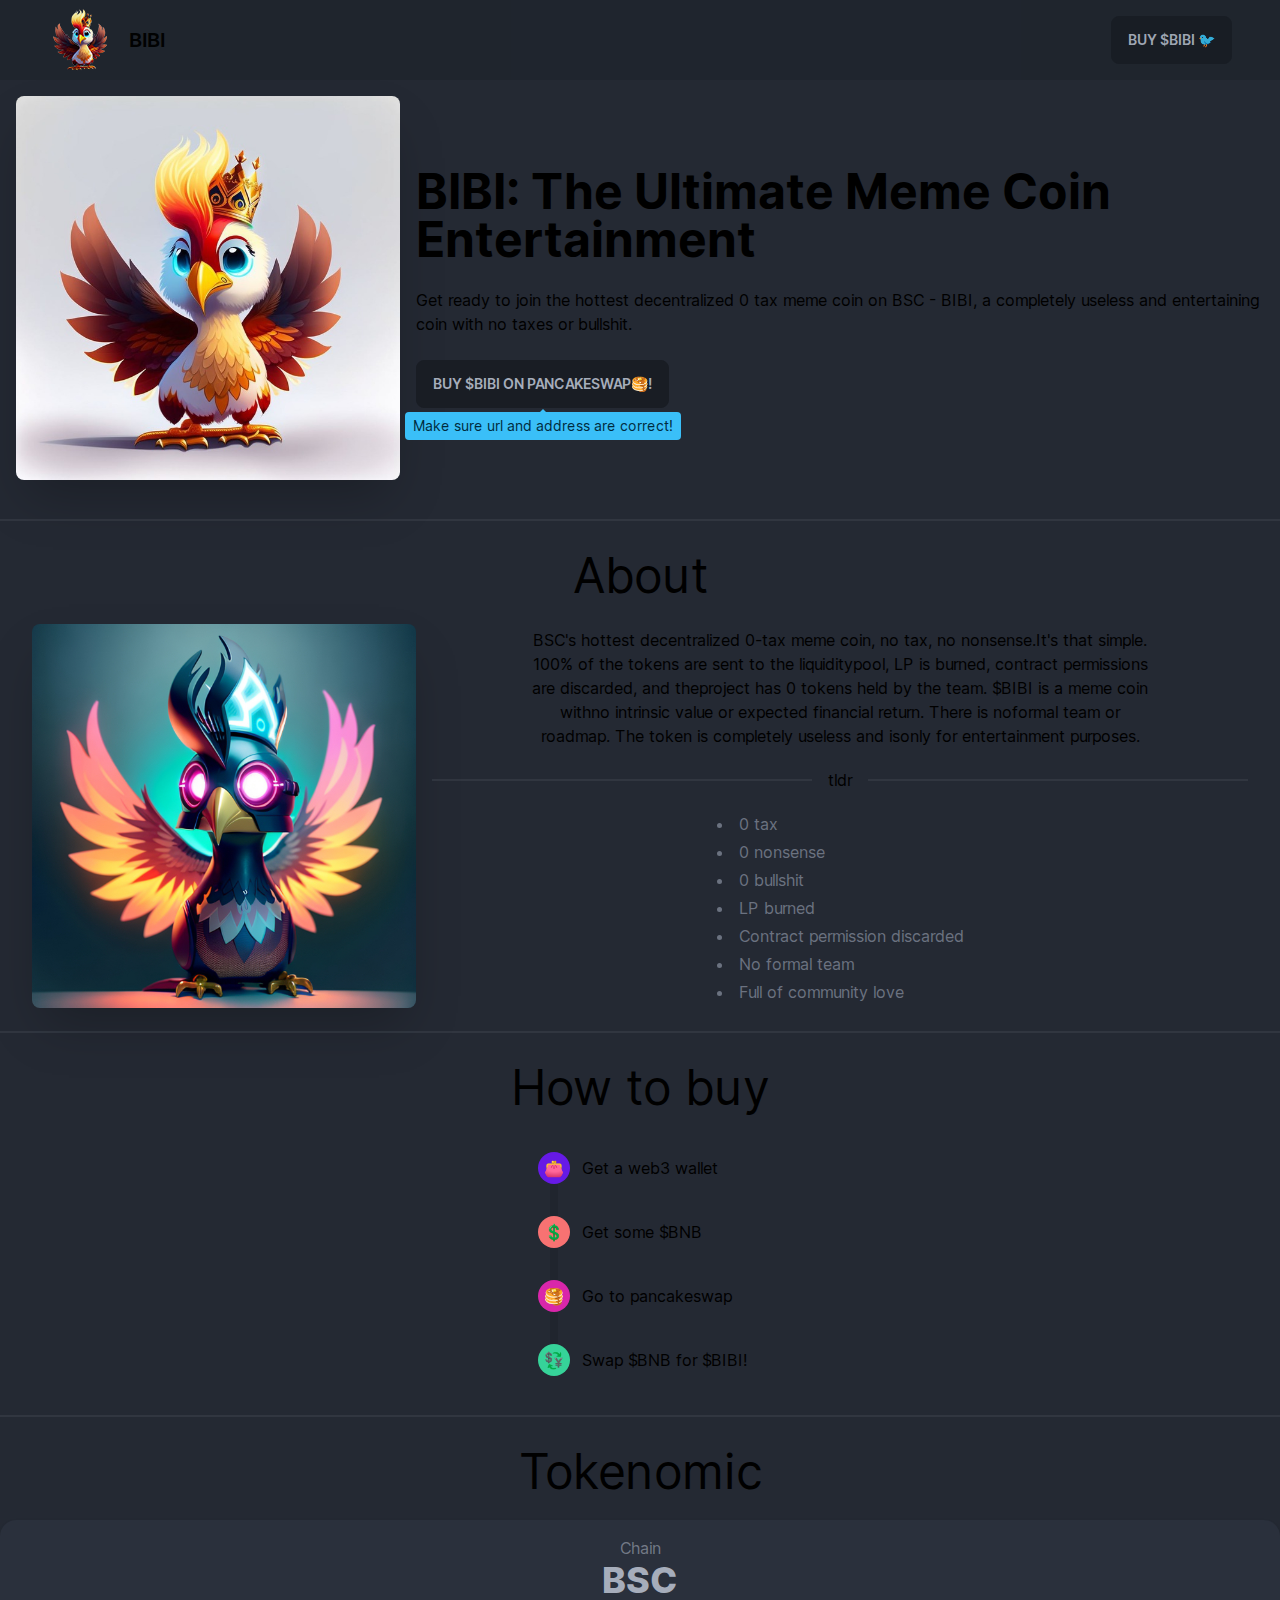
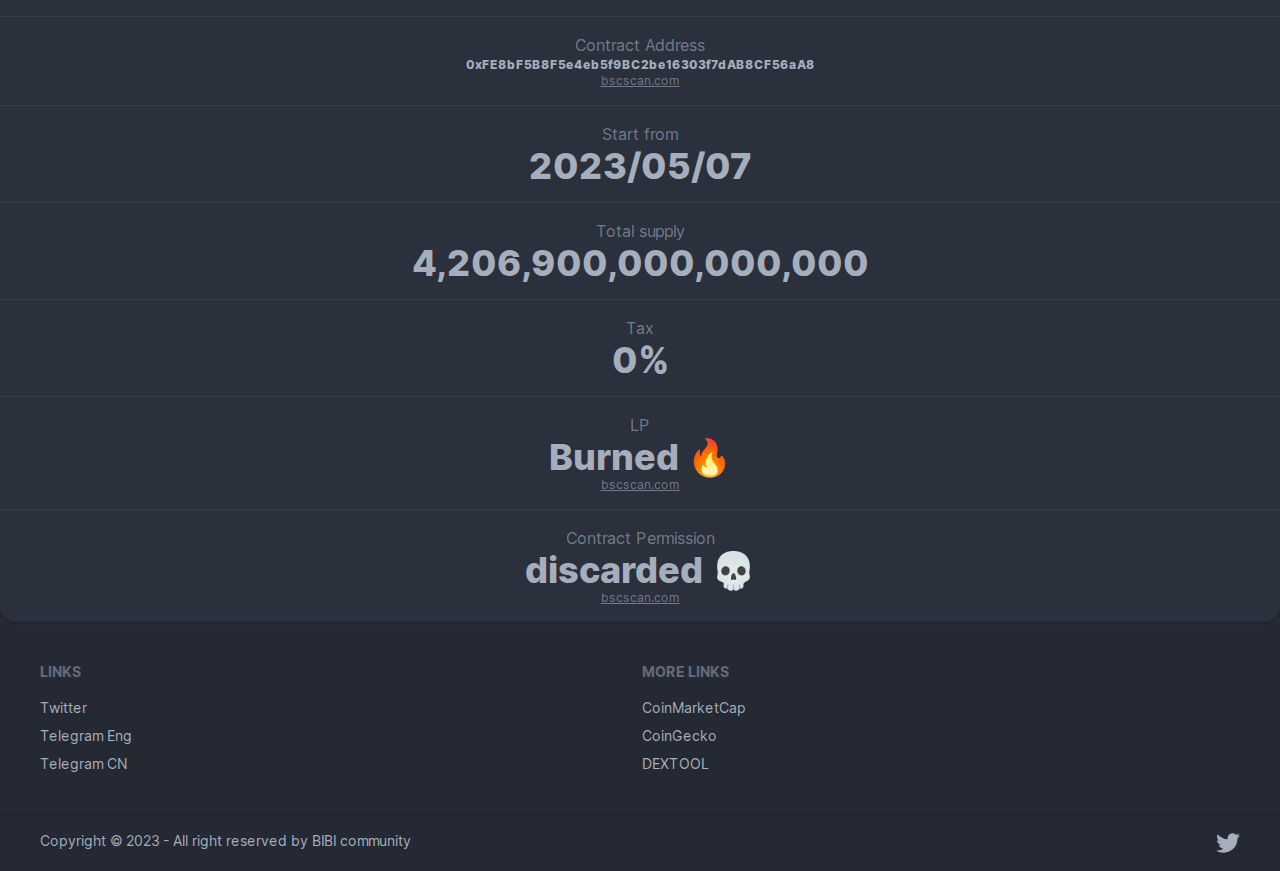
<file: index.html>
<!DOCTYPE html><html lang="en" data-theme="dark"><head><meta charSet="utf-8"/><link rel="preload" as="font" href="/_next/static/media/2aaf0723e720e8b9-s.p.woff2" crossorigin="" type="font/woff2"/><link rel="stylesheet" href="/_next/static/css/3aacf3a6ba583ea4.css" data-precedence="next"/><meta name="next-size-adjust"/><title>$BIBI</title><meta name="viewport" content="width=device-width, initial-scale=1"/><link rel="icon" href="/favicon.ico" type="image/x-icon" sizes="any"/><script src="/_next/static/chunks/polyfills-c67a75d1b6f99dc8.js" noModule=""></script></head><body class="__className_0ec1f4"><main class="bg-base-200"><div class="navbar bg-base-300 px-12 sticky top-0 z-10 opacity-95"><div class="navbar-start"><img src="/bibi-64.png"/><a class="btn btn-ghost normal-case text-xl">BIBI</a></div><div class="navbar-end"><a target="_blank" href="https://pancakeswap.finance/swap?chain=bsc&amp;outputCurrency=0xFE8bF5B8F5e4eb5f9BC2be16303f7dAB8CF56aA8"><button class="btn">Buy $BIBI 🐦</button></a></div></div><div class="hero h-full"><div class="hero-content flex-col lg:flex-row"><img src="/bibi.png" class="max-w-sm rounded-lg shadow-2xl w-1/2"/><div><h1 class="text-5xl font-bold">BIBI: The Ultimate Meme Coin Entertainment</h1><p class="py-6">Get ready to join the hottest decentralized 0 tax meme coin on BSC - BIBI, a completely useless and entertaining coin with no taxes or bullshit.</p><a target="_blank" href="https://pancakeswap.finance/swap?chain=bsc&amp;outputCurrency=0xFE8bF5B8F5e4eb5f9BC2be16303f7dAB8CF56aA8"><div class="tooltip tooltip-open tooltip-bottom tooltip-info" data-tip="Make sure url and address are correct!"><button class="btn">Buy $BIBI on pancakeswap🥞!</button></div></a></div></div></div><div class="divider"></div><div class="mx-auto text-center px-8"><h1 class="text-5xl my-6">About</h1><div class="flex flex-col md:flex-row gap-4 items-center justify-center"><img src="/bibi-2.png" class="max-w-sm mx-auto rounded-lg shadow-2xl w-1/2"/><div class="flex flex-col"><p class="lg:px-24">BSC&#x27;s hottest decentralized 0-tax meme coin, no tax, no nonsense.<!-- -->It&#x27;s that simple. 100% of the tokens are sent to the liquidity<!-- -->pool, LP is burned, contract permissions are discarded, and the<!-- -->project has 0 tokens held by the team. $BIBI is a meme coin with<!-- -->no intrinsic value or expected financial return. There is no<!-- -->formal team or roadmap. The token is completely useless and is<!-- -->only for entertainment purposes.</p><div class="divider py-4">tldr</div><ul class="max-w-md mx-auto text-left space-y-1 text-gray-500 list-disc list-inside dark:text-gray-400"><li> 0 tax</li><li> 0 nonsense</li><li> 0 bullshit</li><li> LP burned</li><li> Contract permission discarded</li><li> No formal team </li><li> Full of community love </li></ul></div></div></div><div class="divider"></div><div class="mx-auto text-center"><h1 class="text-5xl my-6">How to buy</h1><ul class="steps steps-vertical"><li data-content="👛" class="step step-primary">Get a web3 wallet</li><li data-content="💲" class="step step-error">Get some $BNB</li><li data-content="🥞" class="step step-secondary">Go to pancakeswap</li><li data-content="💱" class="step step-success">Swap $BNB for $BIBI!</li></ul></div><div class="divider"></div><div class="mx-auto text-center"><h1 class="text-5xl my-6">Tokenomic</h1><div class="stats stats-vertical shadow w-full"><div class="stat"><div class="stat-title">Chain</div><div class="stat-value">BSC</div></div><div class="stat"><div class="stat-title">Contract Address</div><div class="stat-value text-xs">0xFE8bF5B8F5e4eb5f9BC2be16303f7dAB8CF56aA8</div><a href="https://bscscan.com/address/0xFE8bF5B8F5e4eb5f9BC2be16303f7dAB8CF56aA8"><div class="stat-desc underline">bscscan.com</div></a></div><div class="stat"><div class="stat-title">Start from</div><div class="stat-value">2023/05/07</div></div><div class="stat"><div class="stat-title">Total supply</div><div class="weight font-extrabold text-xl sm:stat-value ">4,206,900,000,000,000</div></div><div class="stat"><div class="stat-title">Tax</div><div class="stat-value">0%</div></div><div class="stat"><div class="stat-title">LP</div><div class="stat-value">Burned 🔥</div><a href="https://bscscan.com/address/0xFE8bF5B8F5e4eb5f9BC2be16303f7dAB8CF56aA8"><div class="stat-desc underline">bscscan.com</div></a></div><div class="stat"><div class="stat-title">Contract Permission</div><div class="stat-value">discarded 💀</div><a href="https://bscscan.com/address/0xFE8bF5B8F5e4eb5f9BC2be16303f7dAB8CF56aA8"><div class="stat-desc underline">bscscan.com</div></a></div></div></div><footer class="footer p-10 bg-base-200 text-base-content"><div><span class="footer-title">Links</span><a target="_blank" href="https://twitter.com/BSC_BIBI"><span class="link link-hover">Twitter </span></a><a target="_blank" href="https://t.me/BIBiENGLISH"><span class="link link-hover">Telegram Eng </span></a><a target="_blank" href="https://t.me/BSC_BIBI"><span class="link link-hover">Telegram CN </span></a></div><div><span class="footer-title">More LINKS</span><a target="_blank" href="https://coinmarketcap.com/currencies/bibi/"><span class="link link-hover">CoinMarketCap </span></a><a target="_blank" href="https://www.coingecko.com/en/coins/bibi"><span class="link link-hover">CoinGecko </span></a><a target="_blank" href="https://www.dextools.io/app/en/bnb/pair-explorer/0xbabfb8eac3d264e5e55a22f7bd83e73aa3227e9f"><span class="link link-hover">DEXTOOL </span></a></div></footer><footer class="footer px-10 py-4 border-t bg-base-200 text-base-content border-base-300"><div class="items-center grid-flow-col"><p>Copyright © 2023 - All right reserved by BIBI community</p></div><div class="md:place-self-center md:justify-self-end"><div class="grid grid-flow-col gap-4"><a target="_blank" href="https://twitter.com/BSC_BIBI"><svg xmlns="http://www.w3.org/2000/svg" width="24" height="24" viewBox="0 0 24 24" class="fill-current"><path d="M24 4.557c-.883.392-1.832.656-2.828.775 1.017-.609 1.798-1.574 2.165-2.724-.951.564-2.005.974-3.127 1.195-.897-.957-2.178-1.555-3.594-1.555-3.179 0-5.515 2.966-4.797 6.045-4.091-.205-7.719-2.165-10.148-5.144-1.29 2.213-.669 5.108 1.523 6.574-.806-.026-1.566-.247-2.229-.616-.054 2.281 1.581 4.415 3.949 4.89-.693.188-1.452.232-2.224.084.626 1.956 2.444 3.379 4.6 3.419-2.07 1.623-4.678 2.348-7.29 2.04 2.179 1.397 4.768 2.212 7.548 2.212 9.142 0 14.307-7.721 13.995-14.646.962-.695 1.797-1.562 2.457-2.549z"></path></svg></a></div></div></footer></main><script src="/_next/static/chunks/webpack-6e1bab7ad748ab20.js" async=""></script><script src="/_next/static/chunks/2443530c-d4a6bd7fc7f21e3c.js" async=""></script><script src="/_next/static/chunks/139-e7e29ea1fcab18c9.js" async=""></script><script src="/_next/static/chunks/main-app-078dfe151b877f92.js" async=""></script></body></html><script>(self.__next_f=self.__next_f||[]).push([0])</script><script>self.__next_f.push([1,"1:HL[\"/_next/static/media/2aaf0723e720e8b9-s.p.woff2\",{\"as\":\"font\",\"type\":\"font/woff2\"}]\n2:HL[\"/_next/static/css/3aacf3a6ba583ea4.css\",{\"as\":\"style\"}]\n0:\"$L3\"\n"])</script><script>self.__next_f.push([1,"4:I{\"id\":\"7858\",\"chunks\":[\"272:static/chunks/webpack-6e1bab7ad748ab20.js\",\"667:static/chunks/2443530c-d4a6bd7fc7f21e3c.js\",\"139:static/chunks/139-e7e29ea1fcab18c9.js\"],\"name\":\"\",\"async\":false}\n6:I{\"id\":\"3055\",\"chunks\":[\"272:static/chunks/webpack-6e1bab7ad748ab20.js\",\"667:static/chunks/2443530c-d4a6bd7fc7f21e3c.js\",\"139:static/chunks/139-e7e29ea1fcab18c9.js\"],\"name\":\"\",\"async\":false}\n7:I{\"id\":\"9544\",\"chunks\":[\"272:static/chunks/webpack-6e1bab7ad748ab20.js\",\"667:static/chunks/2443530c-d4a6bd7fc7f21e3c.js\",\"13"])</script><script>self.__next_f.push([1,"9:static/chunks/139-e7e29ea1fcab18c9.js\"],\"name\":\"\",\"async\":false}\n8:I{\"id\":\"99\",\"chunks\":[\"272:static/chunks/webpack-6e1bab7ad748ab20.js\",\"667:static/chunks/2443530c-d4a6bd7fc7f21e3c.js\",\"139:static/chunks/139-e7e29ea1fcab18c9.js\"],\"name\":\"\",\"async\":false}\n9:I{\"id\":\"414\",\"chunks\":[\"414:static/chunks/414-2ed2e53a897ff254.js\",\"931:static/chunks/app/page-c06d28dd78a45ab4.js\"],\"name\":\"\",\"async\":false}\n"])</script><script>self.__next_f.push([1,"3:[[[\"$\",\"link\",\"0\",{\"rel\":\"stylesheet\",\"href\":\"/_next/static/css/3aacf3a6ba583ea4.css\",\"precedence\":\"next\"}]],[\"$\",\"$L4\",null,{\"assetPrefix\":\"\",\"initialCanonicalUrl\":\"/\",\"initialTree\":[\"\",{\"children\":[\"__PAGE__\",{}]},\"$undefined\",\"$undefined\",true],\"initialHead\":[\"$L5\",[\"$\",\"meta\",null,{\"name\":\"next-size-adjust\"}]],\"globalErrorComponent\":\"$6\",\"notFound\":[\"$\",\"html\",null,{\"lang\":\"en\",\"data-theme\":\"dark\",\"children\":[\"$\",\"body\",null,{\"className\":\"__className_0ec1f4\",\"children\":[\"$undefined\",[[\"$\",\"title\",null,{\"children\":\"404: This page could not be found.\"}],[\"$\",\"div\",null,{\"style\":{\"fontFamily\":\"system-ui,\\\"Segoe UI\\\",Roboto,Helvetica,Arial,sans-serif,\\\"Apple Color Emoji\\\",\\\"Segoe UI Emoji\\\"\",\"height\":\"100vh\",\"textAlign\":\"center\",\"display\":\"flex\",\"flexDirection\":\"column\",\"alignItems\":\"center\",\"justifyContent\":\"center\"},\"children\":[\"$\",\"div\",null,{\"children\":[[\"$\",\"style\",null,{\"dangerouslySetInnerHTML\":{\"__html\":\"body{color:#000;background:#fff;margin:0}.next-error-h1{border-right:1px solid rgba(0,0,0,.3)}@media (prefers-color-scheme:dark){body{color:#fff;background:#000}.next-error-h1{border-right:1px solid rgba(255,255,255,.3)}}\"}}],[\"$\",\"h1\",null,{\"className\":\"next-error-h1\",\"style\":{\"display\":\"inline-block\",\"margin\":\"0 20px 0 0\",\"padding\":\"0 23px 0 0\",\"fontSize\":24,\"fontWeight\":500,\"verticalAlign\":\"top\",\"lineHeight\":\"49px\"},\"children\":\"404\"}],[\"$\",\"div\",null,{\"style\":{\"display\":\"inline-block\"},\"children\":[\"$\",\"h2\",null,{\"style\":{\"fontSize\":14,\"fontWeight\":400,\"lineHeight\":\"49px\",\"margin\":0},\"children\":\"This page could not be found.\"}]}]]}]}]]]}]}],\"asNotFound\":false,\"children\":[[\"$\",\"html\",null,{\"lang\":\"en\",\"data-theme\":\"dark\",\"children\":[\"$\",\"body\",null,{\"className\":\"__className_0ec1f4\",\"children\":[\"$\",\"$L7\",null,{\"parallelRouterKey\":\"children\",\"segmentPath\":[\"children\"],\"error\":\"$undefined\",\"errorStyles\":\"$undefined\",\"loading\":\"$undefined\",\"loadingStyles\":\"$undefined\",\"hasLoading\":false,\"template\":[\"$\",\"$L8\",null,{}],\"templateStyles\":\"$undefined\",\"notFound\":\"$undefined\",\"notFoundStyles\":\"$undefined\",\"asNotFound\":false,\"childProp\":{\"current\":[[\"$\",\"main\",null,{\"className\":\"bg-base-200\",\"children\":[[\"$\",\"div\",null,{\"className\":\"navbar bg-base-300 px-12 sticky top-0 z-10 opacity-95\",\"children\":[[\"$\",\"div\",null,{\"className\":\"navbar-start\",\"children\":[[\"$\",\"img\",null,{\"src\":\"/bibi-64.png\"}],[\"$\",\"a\",null,{\"className\":\"btn btn-ghost normal-case text-xl\",\"children\":\"BIBI\"}]]}],[\"$\",\"div\",null,{\"className\":\"navbar-end\",\"children\":[\"$\",\"$L9\",null,{\"href\":\"https://pancakeswap.finance/swap?chain=bsc\u0026outputCurrency=0xFE8bF5B8F5e4eb5f9BC2be16303f7dAB8CF56aA8\",\"target\":\"_blank\",\"children\":[\"$\",\"button\",null,{\"className\":\"btn\",\"children\":\"Buy $BIBI 🐦\"}]}]}]]}],[\"$\",\"div\",null,{\"className\":\"hero h-full\",\"children\":[\"$\",\"div\",null,{\"className\":\"hero-content flex-col lg:flex-row\",\"children\":[[\"$\",\"img\",null,{\"src\":\"/bibi.png\",\"className\":\"max-w-sm rounded-lg shadow-2xl w-1/2\"}],[\"$\",\"div\",null,{\"children\":[[\"$\",\"h1\",null,{\"className\":\"text-5xl font-bold\",\"children\":\"BIBI: The Ultimate Meme Coin Entertainment\"}],[\"$\",\"p\",null,{\"className\":\"py-6\",\"children\":\"Get ready to join the hottest decentralized 0 tax meme coin on BSC - BIBI, a completely useless and entertaining coin with no taxes or bullshit.\"}],[\"$\",\"$L9\",null,{\"href\":\"https://pancakeswap.finance/swap?chain=bsc\u0026outputCurrency=0xFE8bF5B8F5e4eb5f9BC2be16303f7dAB8CF56aA8\",\"target\":\"_blank\",\"children\":[\"$\",\"div\",null,{\"className\":\"tooltip tooltip-open tooltip-bottom tooltip-info\",\"data-tip\":\"Make sure url and address are correct!\",\"children\":[\"$\",\"button\",null,{\"className\":\"btn\",\"children\":\"Buy $BIBI on pancakeswap🥞!\"}]}]}]]}]]}]}],[\"$\",\"div\",null,{\"className\":\"divider\"}],[\"$\",\"div\",null,{\"className\":\"mx-auto text-center px-8\",\"children\":[[\"$\",\"h1\",null,{\"className\":\"text-5xl my-6\",\"children\":\"About\"}],[\"$\",\"div\",null,{\"className\":\"flex flex-col md:flex-row gap-4 items-center justify-center\",\"children\":[[\"$\",\"img\",null,{\"src\":\"/bibi-2.png\",\"className\":\"max-w-sm mx-auto rounded-lg shadow-2xl w-1/2\"}],[\"$\",\"div\",null,{\"className\":\"flex flex-col\",\"children\":[[\"$\",\"p\",null,{\"className\":\"lg:px-24\",\"children\":[\"BSC's hottest decentralized 0-tax meme coin, no tax, no nonsense.\",\"It's that simple. 100% of the tokens are sent to the liquidity\",\"pool, LP is burned, contract permissions are discarded, and the\",\"project has 0 tokens held by the team. $BIBI is a meme coin with\",\"no intrinsic value or expected financial return. There is no\",\"formal team or roadmap. The token is completely useless and is\",\"only for entertainment purposes.\"]}],[\"$\",\"div\",null,{\"className\":\"divider py-4\",\"children\":\"tldr\"}],[\"$\",\"ul\",null,{\"className\":\"max-w-md mx-auto text-left space-y-1 text-gray-500 list-disc list-inside dark:text-gray-400\",\"children\":[[\"$\",\"li\",null,{\"children\":\" 0 tax\"}],[\"$\",\"li\",null,{\"children\":\" 0 nonsense\"}],[\"$\",\"li\",null,{\"children\":\" 0 bullshit\"}],[\"$\",\"li\",null,{\"children\":\" LP burned\"}],[\"$\",\"li\",null,{\"children\":\" Contract permission discarded\"}],[\"$\",\"li\",null,{\"children\":\" No formal team \"}],[\"$\",\"li\",null,{\"children\":\" Full of community love \"}]]}]]}]]}]]}],[\"$\",\"div\",null,{\"className\":\"divider\"}],[\"$\",\"div\",null,{\"className\":\"mx-auto text-center\",\"children\":[[\"$\",\"h1\",null,{\"className\":\"text-5xl my-6\",\"children\":\"How to buy\"}],[\"$\",\"ul\",null,{\"className\":\"steps steps-vertical\",\"children\":[[\"$\",\"li\",null,{\"data-content\":\"👛\",\"className\":\"step step-primary\",\"children\":\"Get a web3 wallet\"}],[\"$\",\"li\",null,{\"data-content\":\"💲\",\"className\":\"step step-error\",\"children\":\"Get some $BNB\"}],[\"$\",\"li\",null,{\"data-content\":\"🥞\",\"className\":\"step step-secondary\",\"children\":\"Go to pancakeswap\"}],[\"$\",\"li\",null,{\"data-content\":\"💱\",\"className\":\"step step-success\",\"children\":\"Swap $BNB for $BIBI!\"}]]}]]}],[\"$\",\"div\",null,{\"className\":\"divider\"}],[\"$\",\"div\",null,{\"className\":\"mx-auto text-center\",\"children\":[[\"$\",\"h1\",null,{\"className\":\"text-5xl my-6\",\"children\":\"Tokenomic\"}],[\"$\",\"div\",null,{\"className\":\"stats stats-vertical shadow w-full\",\"children\":[[\"$\",\"div\",null,{\"className\":\"stat\",\"children\":[[\"$\",\"div\",null,{\"className\":\"stat-title\",\"children\":\"Chain\"}],[\"$\",\"div\",null,{\"className\":\"stat-value\",\"children\":\"BSC\"}]]}],[\"$\",\"div\",null,{\"className\":\"stat\",\"children\":[[\"$\",\"div\",null,{\"className\":\"stat-title\",\"children\":\"Contract Address\"}],[\"$\",\"div\",null,{\"className\":\"stat-value text-xs\",\"children\":\"0xFE8bF5B8F5e4eb5f9BC2be16303f7dAB8CF56aA8\"}],[\"$\",\"$L9\",null,{\"href\":\"https://bscscan.com/address/0xFE8bF5B8F5e4eb5f9BC2be16303f7dAB8CF56aA8\",\"children\":[\"$\",\"div\",null,{\"className\":\"stat-desc underline\",\"children\":\"bscscan.com\"}]}]]}],[\"$\",\"div\",null,{\"className\":\"stat\",\"children\":[[\"$\",\"div\",null,{\"className\":\"stat-title\",\"children\":\"Start from\"}],[\"$\",\"div\",null,{\"className\":\"stat-value\",\"children\":\"2023/05/07\"}]]}],[\"$\",\"div\",null,{\"className\":\"stat\",\"children\":[[\"$\",\"div\",null,{\"className\":\"stat-title\",\"children\":\"Total supply\"}],[\"$\",\"div\",null,{\"className\":\"weight font-extrabold text-xl sm:stat-value \",\"children\":\"4,206,900,000,000,000\"}]]}],[\"$\",\"div\",null,{\"className\":\"stat\",\"children\":[[\"$\",\"div\",null,{\"className\":\"stat-title\",\"children\":\"Tax\"}],[\"$\",\"div\",null,{\"className\":\"stat-value\",\"children\":\"0%\"}]]}],[\"$\",\"div\",null,{\"className\":\"stat\",\"children\":[[\"$\",\"div\",null,{\"className\":\"stat-title\",\"children\":\"LP\"}],[\"$\",\"div\",null,{\"className\":\"stat-value\",\"children\":\"Burned 🔥\"}],[\"$\",\"$L9\",null,{\"href\":\"https://bscscan.com/address/0xFE8bF5B8F5e4eb5f9BC2be16303f7dAB8CF56aA8\",\"children\":[\"$\",\"div\",null,{\"className\":\"stat-desc underline\",\"children\":\"bscscan.com\"}]}]]}],[\"$\",\"div\",null,{\"className\":\"stat\",\"children\":[[\"$\",\"div\",null,{\"className\":\"stat-title\",\"children\":\"Contract Permission\"}],[\"$\",\"div\",null,{\"className\":\"stat-value\",\"children\":\"discarded 💀\"}],[\"$\",\"$L9\",null,{\"href\":\"https://bscscan.com/address/0xFE8bF5B8F5e4eb5f9BC2be16303f7dAB8CF56aA8\",\"children\":[\"$\",\"div\",null,{\"className\":\"stat-desc underline\",\"children\":\"bscscan.com\"}]}]]}]]}]]}],[\"$\",\"footer\",null,{\"className\":\"footer p-10 bg-base-200 text-base-content\",\"children\":[[\"$\",\"div\",null,{\"children\":[[\"$\",\"span\",null,{\"className\":\"footer-title\",\"children\":\"Links\"}],[\"$\",\"$L9\",null,{\"href\":\"https://twitter.com/BSC_BIBI\",\"target\":\"_blank\",\"children\":[\"$\",\"span\",null,{\"className\":\"link link-hover\",\"children\":\"Twitter \"}]}],[\"$\",\"$L9\",null,{\"href\":\"https://t.me/BIBiENGLISH\",\"target\":\"_blank\",\"children\":[\"$\",\"span\",null,{\"className\":\"link link-hover\",\"children\":\"Telegram Eng \"}]}],[\"$\",\"$L9\",null,{\"href\":\"https://t.me/BSC_BIBI\",\"target\":\"_blank\",\"children\":[\"$\",\"span\",null,{\"className\":\"link link-hover\",\"children\":\"Telegram CN \"}]}]]}],[\"$\",\"div\",null,{\"children\":[[\"$\",\"span\",null,{\"className\":\"footer-title\",\"children\":\"More LINKS\"}],[\"$\",\"$L9\",null,{\"href\":\"https://coinmarketcap.com/currencies/bibi/\",\"target\":\"_blank\",\"children\":[\"$\",\"span\",null,{\"className\":\"link link-hover\",\"children\":\"CoinMarketCap \"}]}],[\"$\",\"$L9\",null,{\"href\":\"https://www.coingecko.com/en/coins/bibi\",\"target\":\"_blank\",\"children\":[\"$\",\"span\",null,{\"className\":\"link link-hover\",\"children\":\"CoinGecko \"}]}],[\"$\",\"$L9\",null,{\"href\":\"https://www.dextools.io/app/en/bnb/pair-explorer/0xbabfb8eac3d264e5e55a22f7bd83e73aa3227e9f\",\"target\":\"_blank\",\"children\":[\"$\",\"span\",null,{\"className\":\"link link-hover\",\"children\":\"DEXTOOL \"}]}]]}]]}],[\"$\",\"footer\",null,{\"className\":\"footer px-10 py-4 border-t bg-base-200 text-base-content border-base-300\",\"children\":[[\"$\",\"div\",null,{\"className\":\"items-center grid-flow-col\",\"children\":[\"$\",\"p\",null,{\"children\":\"Copyright © 2023 - All right reserved by BIBI community\"}]}],[\"$\",\"div\",null,{\"className\":\"md:place-self-center md:justify-self-end\",\"children\":[\"$\",\"div\",null,{\"className\":\"grid grid-flow-col gap-4\",\"children\":[\"$\",\"$L9\",null,{\"href\":\"https://twitter.com/BSC_BIBI\",\"target\":\"_blank\",\"children\":[\"$\",\"svg\",null,{\"xmlns\":\"http://www.w3.org/2000/svg\",\"width\":\"24\",\"height\":\"24\",\"viewBox\":\"0 0 24 24\",\"className\":\"fill-current\",\"children\":[\"$\",\"path\",null,{\"d\":\"M24 4.557c-.883.392-1.832.656-2.828.775 1.017-.609 1.798-1.574 2.165-2.724-.951.564-2.005.974-3.127 1.195-.897-.957-2.178-1.555-3.594-1.555-3.179 0-5.515 2.966-4.797 6.045-4.091-.205-7.719-2.165-10.148-5.144-1.29 2.213-.669 5.108 1.523 6.574-.806-.026-1.566-.247-2.229-.616-.054 2.281 1.581 4.415 3.949 4.89-.693.188-1.452.232-2.224.084.626 1.956 2.444 3.379 4.6 3.419-2.07 1.623-4.678 2.348-7.29 2.04 2.179 1.397 4.768 2.212 7.548 2.212 9.142 0 14.307-7.721 13.995-14.646.962-.695 1.797-1.562 2.457-2.549z\"}]}]}]}]}]]}]]}],null],\"segment\":\"__PAGE__\"},\"styles\":[]}]}]}],null]}]]\n"])</script><script>self.__next_f.push([1,"5:[[[\"$\",\"meta\",null,{\"charSet\":\"utf-8\"}],[\"$\",\"title\",null,{\"children\":\"$$BIBI\"}],null,null,null,null,null,null,null,null,null,[\"$\",\"meta\",null,{\"name\":\"viewport\",\"content\":\"width=device-width, initial-scale=1\"}],null,null,null,null,null,null,null,null,null,null,[]],[null,null,null,null],null,null,[null,null,null,null,null],null,null,null,null,[null,[[\"$\",\"link\",null,{\"rel\":\"icon\",\"href\":\"/favicon.ico\",\"type\":\"image/x-icon\",\"sizes\":\"any\"}]],[],null]]\n"])</script>
</file>
<file: _next/static/css/3aacf3a6ba583ea4.css>
@font-face{font-family:__Inter_0ec1f4;font-style:normal;font-weight:100 900;font-display:swap;src:url(/_next/static/media/d1d9458b69004127-s.woff2) format("woff2");unicode-range:U+0460-052f,U+1c80-1c88,U+20b4,U+2de0-2dff,U+a640-a69f,U+fe2e-fe2f}@font-face{font-family:__Inter_0ec1f4;font-style:normal;font-weight:100 900;font-display:swap;src:url(/_next/static/media/b967158bc7d7a9fb-s.woff2) format("woff2");unicode-range:U+0301,U+0400-045f,U+0490-0491,U+04b0-04b1,U+2116}@font-face{font-family:__Inter_0ec1f4;font-style:normal;font-weight:100 900;font-display:swap;src:url(/_next/static/media/ae9ae6716d4f8bf8-s.woff2) format("woff2");unicode-range:U+1f??}@font-face{font-family:__Inter_0ec1f4;font-style:normal;font-weight:100 900;font-display:swap;src:url(/_next/static/media/c0f5ec5bbf5913b7-s.woff2) format("woff2");unicode-range:U+0370-03ff}@font-face{font-family:__Inter_0ec1f4;font-style:normal;font-weight:100 900;font-display:swap;src:url(/_next/static/media/b1db3e28af9ef94a-s.woff2) format("woff2");unicode-range:U+0102-0103,U+0110-0111,U+0128-0129,U+0168-0169,U+01a0-01a1,U+01af-01b0,U+0300-0301,U+0303-0304,U+0308-0309,U+0323,U+0329,U+1ea0-1ef9,U+20ab}@font-face{font-family:__Inter_0ec1f4;font-style:normal;font-weight:100 900;font-display:swap;src:url(/_next/static/media/9c4f34569c9b36ca-s.woff2) format("woff2");unicode-range:U+0100-02af,U+0304,U+0308,U+0329,U+1e00-1e9f,U+1ef2-1eff,U+2020,U+20a0-20ab,U+20ad-20cf,U+2113,U+2c60-2c7f,U+a720-a7ff}@font-face{font-family:__Inter_0ec1f4;font-style:normal;font-weight:100 900;font-display:swap;src:url(/_next/static/media/2aaf0723e720e8b9-s.p.woff2) format("woff2");unicode-range:U+00??,U+0131,U+0152-0153,U+02bb-02bc,U+02c6,U+02da,U+02dc,U+0304,U+0308,U+0329,U+2000-206f,U+2074,U+20ac,U+2122,U+2191,U+2193,U+2212,U+2215,U+feff,U+fffd}@font-face{font-family:__Inter_Fallback_0ec1f4;src:local("Arial");ascent-override:90.20%;descent-override:22.48%;line-gap-override:0.00%;size-adjust:107.40%}.__className_0ec1f4{font-family:__Inter_0ec1f4,__Inter_Fallback_0ec1f4;font-style:normal}

/*
! tailwindcss v3.3.2 | MIT License | https://tailwindcss.com
*/*,:after,:before{box-sizing:border-box;border:0 solid #e5e7eb}:after,:before{--tw-content:""}html{line-height:1.5;-webkit-text-size-adjust:100%;-moz-tab-size:4;-o-tab-size:4;tab-size:4;font-family:ui-sans-serif,system-ui,-apple-system,BlinkMacSystemFont,Segoe UI,Roboto,Helvetica Neue,Arial,Noto Sans,sans-serif,Apple Color Emoji,Segoe UI Emoji,Segoe UI Symbol,Noto Color Emoji;font-feature-settings:normal;font-variation-settings:normal}body{margin:0;line-height:inherit}hr{height:0;color:inherit;border-top-width:1px}abbr:where([title]){-webkit-text-decoration:underline dotted;text-decoration:underline dotted}h1,h2,h3,h4,h5,h6{font-size:inherit;font-weight:inherit}a{color:inherit;text-decoration:inherit}b,strong{font-weight:bolder}code,kbd,pre,samp{font-family:ui-monospace,SFMono-Regular,Menlo,Monaco,Consolas,Liberation Mono,Courier New,monospace;font-size:1em}small{font-size:80%}sub,sup{font-size:75%;line-height:0;position:relative;vertical-align:baseline}sub{bottom:-.25em}sup{top:-.5em}table{text-indent:0;border-color:inherit;border-collapse:collapse}button,input,optgroup,select,textarea{font-family:inherit;font-size:100%;font-weight:inherit;line-height:inherit;color:inherit;margin:0;padding:0}button,select{text-transform:none}[type=button],[type=reset],[type=submit],button{-webkit-appearance:button;background-color:transparent;background-image:none}:-moz-focusring{outline:auto}:-moz-ui-invalid{box-shadow:none}progress{vertical-align:baseline}::-webkit-inner-spin-button,::-webkit-outer-spin-button{height:auto}[type=search]{-webkit-appearance:textfield;outline-offset:-2px}::-webkit-search-decoration{-webkit-appearance:none}::-webkit-file-upload-button{-webkit-appearance:button;font:inherit}summary{display:list-item}blockquote,dd,dl,figure,h1,h2,h3,h4,h5,h6,hr,p,pre{margin:0}fieldset{margin:0}fieldset,legend{padding:0}menu,ol,ul{list-style:none;margin:0;padding:0}textarea{resize:vertical}input::-moz-placeholder,textarea::-moz-placeholder{opacity:1;color:#9ca3af}input::placeholder,textarea::placeholder{opacity:1;color:#9ca3af}[role=button],button{cursor:pointer}:disabled{cursor:default}audio,canvas,embed,iframe,img,object,svg,video{display:block;vertical-align:middle}img,video{max-width:100%;height:auto}[hidden]{display:none}:root,[data-theme]{background-color:hsla(var(--b1)/var(--tw-bg-opacity,1));color:hsla(var(--bc)/var(--tw-text-opacity,1))}html{-webkit-tap-highlight-color:transparent}:root{color-scheme:light;--pf:258.89 94.378% 40.941%;--sf:314 100% 37.647%;--af:174 60% 40.784%;--nf:219 14.085% 22.275%;--in:198 93% 60%;--su:158 64% 52%;--wa:43 96% 56%;--er:0 91% 71%;--inc:198 100% 12%;--suc:158 100% 10%;--wac:43 100% 11%;--erc:0 100% 14%;--rounded-box:1rem;--rounded-btn:0.5rem;--rounded-badge:1.9rem;--animation-btn:0.25s;--animation-input:.2s;--btn-text-case:uppercase;--btn-focus-scale:0.95;--border-btn:1px;--tab-border:1px;--tab-radius:0.5rem;--p:258.89 94.378% 51.176%;--pc:0 0% 100%;--s:314 100% 47.059%;--sc:0 0% 100%;--a:174 60% 50.98%;--ac:174.71 43.59% 15.294%;--n:219 14.085% 27.843%;--nc:0 0% 100%;--b1:0 0% 100%;--b2:0 0% 94.902%;--b3:180 1.9608% 90%;--bc:215 27.907% 16.863%}@media (prefers-color-scheme:dark){:root{color-scheme:dark;--pf:262.35 80.315% 40.157%;--sf:315.75 70.196% 40%;--af:174.69 70.335% 32.784%;--in:198 93% 60%;--su:158 64% 52%;--wa:43 96% 56%;--er:0 91% 71%;--inc:198 100% 12%;--suc:158 100% 10%;--wac:43 100% 11%;--erc:0 100% 14%;--rounded-box:1rem;--rounded-btn:0.5rem;--rounded-badge:1.9rem;--animation-btn:0.25s;--animation-input:.2s;--btn-text-case:uppercase;--btn-focus-scale:0.95;--border-btn:1px;--tab-border:1px;--tab-radius:0.5rem;--p:262.35 80.315% 50.196%;--pc:0 0% 100%;--s:315.75 70.196% 50%;--sc:0 0% 100%;--a:174.69 70.335% 40.98%;--ac:0 0% 100%;--n:218.18 18.033% 11.961%;--nf:222.86 17.073% 8.0392%;--nc:220 13.376% 69.216%;--b1:220 17.647% 20%;--b2:220 17.241% 17.059%;--b3:218.57 17.949% 15.294%;--bc:220 13.376% 69.216%}}[data-theme=light]{color-scheme:light;--pf:258.89 94.378% 40.941%;--sf:314 100% 37.647%;--af:174 60% 40.784%;--nf:219 14.085% 22.275%;--in:198 93% 60%;--su:158 64% 52%;--wa:43 96% 56%;--er:0 91% 71%;--inc:198 100% 12%;--suc:158 100% 10%;--wac:43 100% 11%;--erc:0 100% 14%;--rounded-box:1rem;--rounded-btn:0.5rem;--rounded-badge:1.9rem;--animation-btn:0.25s;--animation-input:.2s;--btn-text-case:uppercase;--btn-focus-scale:0.95;--border-btn:1px;--tab-border:1px;--tab-radius:0.5rem;--p:258.89 94.378% 51.176%;--pc:0 0% 100%;--s:314 100% 47.059%;--sc:0 0% 100%;--a:174 60% 50.98%;--ac:174.71 43.59% 15.294%;--n:219 14.085% 27.843%;--nc:0 0% 100%;--b1:0 0% 100%;--b2:0 0% 94.902%;--b3:180 1.9608% 90%;--bc:215 27.907% 16.863%}[data-theme=dark]{color-scheme:dark;--pf:262.35 80.315% 40.157%;--sf:315.75 70.196% 40%;--af:174.69 70.335% 32.784%;--in:198 93% 60%;--su:158 64% 52%;--wa:43 96% 56%;--er:0 91% 71%;--inc:198 100% 12%;--suc:158 100% 10%;--wac:43 100% 11%;--erc:0 100% 14%;--rounded-box:1rem;--rounded-btn:0.5rem;--rounded-badge:1.9rem;--animation-btn:0.25s;--animation-input:.2s;--btn-text-case:uppercase;--btn-focus-scale:0.95;--border-btn:1px;--tab-border:1px;--tab-radius:0.5rem;--p:262.35 80.315% 50.196%;--pc:0 0% 100%;--s:315.75 70.196% 50%;--sc:0 0% 100%;--a:174.69 70.335% 40.98%;--ac:0 0% 100%;--n:218.18 18.033% 11.961%;--nf:222.86 17.073% 8.0392%;--nc:220 13.376% 69.216%;--b1:220 17.647% 20%;--b2:220 17.241% 17.059%;--b3:218.57 17.949% 15.294%;--bc:220 13.376% 69.216%}[data-theme=cupcake]{color-scheme:light;--pf:183.03 47.368% 47.216%;--sf:338.25 71.429% 62.431%;--af:39 84.112% 46.431%;--nf:280 46.479% 11.137%;--in:198 93% 60%;--su:158 64% 52%;--wa:43 96% 56%;--er:0 91% 71%;--pc:183.03 100% 11.804%;--sc:338.25 100% 15.608%;--ac:39 100% 11.608%;--nc:280 82.688% 82.784%;--inc:198 100% 12%;--suc:158 100% 10%;--wac:43 100% 11%;--erc:0 100% 14%;--rounded-box:1rem;--rounded-badge:1.9rem;--animation-btn:0.25s;--animation-input:.2s;--btn-text-case:uppercase;--btn-focus-scale:0.95;--border-btn:1px;--p:183.03 47.368% 59.02%;--s:338.25 71.429% 78.039%;--a:39 84.112% 58.039%;--n:280 46.479% 13.922%;--b1:24 33.333% 97.059%;--b2:26.667 21.951% 91.961%;--b3:22.5 14.286% 89.02%;--bc:280 46.479% 13.922%;--rounded-btn:1.9rem;--tab-border:2px;--tab-radius:.5rem}[data-theme=bumblebee]{color-scheme:light;--pf:41.124 74.167% 42.353%;--sf:49.901 94.393% 46.431%;--af:240 33.333% 11.294%;--nf:240 33.333% 11.294%;--b2:0 0% 90%;--b3:0 0% 81%;--in:198 93% 60%;--su:158 64% 52%;--wa:43 96% 56%;--er:0 91% 71%;--bc:0 0% 20%;--ac:240 60.274% 82.824%;--nc:240 60.274% 82.824%;--inc:198 100% 12%;--suc:158 100% 10%;--wac:43 100% 11%;--erc:0 100% 14%;--rounded-box:1rem;--rounded-btn:0.5rem;--rounded-badge:1.9rem;--animation-btn:0.25s;--animation-input:.2s;--btn-text-case:uppercase;--btn-focus-scale:0.95;--border-btn:1px;--tab-border:1px;--tab-radius:0.5rem;--p:41.124 74.167% 52.941%;--pc:240 33.333% 14.118%;--s:49.901 94.393% 58.039%;--sc:240 33.333% 14.118%;--a:240 33.333% 14.118%;--n:240 33.333% 14.118%;--b1:0 0% 100%}[data-theme=emerald]{color-scheme:light;--pf:141.18 50% 48%;--sf:218.88 96.078% 48%;--af:9.8901 81.25% 44.863%;--nf:219.23 20.312% 20.078%;--b2:0 0% 90%;--b3:0 0% 81%;--in:198 93% 60%;--su:158 64% 52%;--wa:43 96% 56%;--er:0 91% 71%;--inc:198 100% 12%;--suc:158 100% 10%;--wac:43 100% 11%;--erc:0 100% 14%;--rounded-box:1rem;--rounded-btn:0.5rem;--rounded-badge:1.9rem;--btn-text-case:uppercase;--border-btn:1px;--tab-border:1px;--tab-radius:0.5rem;--p:141.18 50% 60%;--pc:151.11 28.421% 18.627%;--s:218.88 96.078% 60%;--sc:210 20% 98.039%;--a:9.8901 81.25% 56.078%;--ac:210 20% 98.039%;--n:219.23 20.312% 25.098%;--nc:210 20% 98.039%;--b1:0 0% 100%;--bc:219.23 20.312% 25.098%;--animation-btn:0;--animation-input:0;--btn-focus-scale:1}[data-theme=corporate]{color-scheme:light;--pf:229.09 95.652% 51.137%;--sf:214.91 26.316% 47.216%;--af:154.2 49.02% 48%;--nf:233.33 27.273% 10.353%;--b2:0 0% 90%;--b3:0 0% 81%;--in:198 93% 60%;--su:158 64% 52%;--wa:43 96% 56%;--er:0 91% 71%;--pc:229.09 100% 92.784%;--sc:214.91 100% 11.804%;--ac:154.2 100% 12%;--inc:198 100% 12%;--suc:158 100% 10%;--wac:43 100% 11%;--erc:0 100% 14%;--btn-text-case:uppercase;--border-btn:1px;--tab-border:1px;--tab-radius:0.5rem;--p:229.09 95.652% 63.922%;--s:214.91 26.316% 59.02%;--a:154.2 49.02% 60%;--n:233.33 27.273% 12.941%;--nc:210 38.462% 94.902%;--b1:0 0% 100%;--bc:233.33 27.273% 12.941%;--rounded-box:0.25rem;--rounded-btn:.125rem;--rounded-badge:.125rem;--animation-btn:0;--animation-input:0;--btn-focus-scale:1}[data-theme=synthwave]{color-scheme:dark;--pf:320.73 69.62% 55.216%;--sf:197.03 86.592% 51.922%;--af:48 89.041% 45.647%;--nf:253.22 60.825% 15.216%;--b2:253.85 59.091% 23.294%;--b3:253.85 59.091% 20.965%;--pc:320.73 100% 13.804%;--sc:197.03 100% 12.98%;--ac:48 100% 11.412%;--rounded-box:1rem;--rounded-btn:0.5rem;--rounded-badge:1.9rem;--animation-btn:0.25s;--animation-input:.2s;--btn-text-case:uppercase;--btn-focus-scale:0.95;--border-btn:1px;--tab-border:1px;--tab-radius:0.5rem;--p:320.73 69.62% 69.02%;--s:197.03 86.592% 64.902%;--a:48 89.041% 57.059%;--n:253.22 60.825% 19.02%;--nc:260 60% 98.039%;--b1:253.85 59.091% 25.882%;--bc:260 60% 98.039%;--in:199.13 86.957% 63.922%;--inc:257.45 63.218% 17.059%;--su:168.1 74.233% 68.039%;--suc:257.45 63.218% 17.059%;--wa:48 89.041% 57.059%;--wac:257.45 63.218% 17.059%;--er:351.85 73.636% 56.863%;--erc:260 60% 98.039%}[data-theme=retro]{color-scheme:light;--pf:2.6667 73.77% 60.863%;--sf:144.62 27.273% 57.569%;--af:49.024 67.213% 60.863%;--nf:41.667 16.822% 33.569%;--inc:221.21 100% 90.667%;--suc:142.13 100% 87.255%;--wac:32.133 100% 8.7451%;--erc:0 100% 90.118%;--animation-btn:0.25s;--animation-input:.2s;--btn-text-case:uppercase;--btn-focus-scale:0.95;--border-btn:1px;--tab-border:1px;--tab-radius:0.5rem;--p:2.6667 73.77% 76.078%;--pc:345 5.2632% 14.902%;--s:144.62 27.273% 71.961%;--sc:345 5.2632% 14.902%;--a:49.024 67.213% 76.078%;--ac:345 5.2632% 14.902%;--n:41.667 16.822% 41.961%;--nc:45 47.059% 80%;--b1:45 47.059% 80%;--b2:45.283 37.063% 71.961%;--b3:42.188 35.955% 65.098%;--bc:345 5.2632% 14.902%;--in:221.21 83.193% 53.333%;--su:142.13 76.216% 36.275%;--wa:32.133 94.619% 43.725%;--er:0 72.222% 50.588%;--rounded-box:0.4rem;--rounded-btn:0.4rem;--rounded-badge:0.4rem}[data-theme=cyberpunk]{color-scheme:light;--pf:344.78 100% 58.353%;--sf:195.12 80.392% 56%;--af:276 74.324% 56.784%;--nf:57.273 100% 10.353%;--b2:56 100% 45%;--b3:56 100% 40.5%;--in:198 93% 60%;--su:158 64% 52%;--wa:43 96% 56%;--er:0 91% 71%;--bc:56 100% 10%;--pc:344.78 100% 14.588%;--sc:195.12 100% 14%;--ac:276 100% 14.196%;--inc:198 100% 12%;--suc:158 100% 10%;--wac:43 100% 11%;--erc:0 100% 14%;--animation-btn:0.25s;--animation-input:.2s;--btn-text-case:uppercase;--btn-focus-scale:0.95;--border-btn:1px;--tab-border:1px;font-family:ui-monospace,SFMono-Regular,Menlo,Monaco,Consolas,Liberation Mono,Courier New,monospace;--p:344.78 100% 72.941%;--s:195.12 80.392% 70%;--a:276 74.324% 70.98%;--n:57.273 100% 12.941%;--nc:56 100% 50%;--b1:56 100% 50%;--rounded-box:0;--rounded-btn:0;--rounded-badge:0;--tab-radius:0}[data-theme=valentine]{color-scheme:light;--pf:353.23 73.81% 53.647%;--sf:254.12 86.441% 61.49%;--af:181.41 55.556% 56%;--nf:336 42.857% 38.431%;--b2:318.46 46.429% 80.118%;--b3:318.46 46.429% 72.106%;--pc:353.23 100% 13.412%;--sc:254.12 100% 15.373%;--ac:181.41 100% 14%;--inc:221.21 100% 90.667%;--suc:142.13 100% 87.255%;--wac:32.133 100% 8.7451%;--erc:0 100% 90.118%;--rounded-box:1rem;--rounded-badge:1.9rem;--animation-btn:0.25s;--animation-input:.2s;--btn-text-case:uppercase;--btn-focus-scale:0.95;--border-btn:1px;--tab-border:1px;--tab-radius:0.5rem;--p:353.23 73.81% 67.059%;--s:254.12 86.441% 76.863%;--a:181.41 55.556% 70%;--n:336 42.857% 48.039%;--nc:318.46 46.429% 89.02%;--b1:318.46 46.429% 89.02%;--bc:343.64 38.462% 28.039%;--in:221.21 83.193% 53.333%;--su:142.13 76.216% 36.275%;--wa:32.133 94.619% 43.725%;--er:0 72.222% 50.588%;--rounded-btn:1.9rem}[data-theme=halloween]{color-scheme:dark;--pf:31.927 89.344% 41.725%;--sf:271.22 45.794% 33.569%;--af:91.071 100% 26.353%;--nf:180 3.5714% 8.7843%;--b2:0 0% 11.647%;--b3:0 0% 10.482%;--bc:0 0% 82.588%;--sc:271.22 100% 88.392%;--ac:91.071 100% 6.5882%;--nc:180 4.8458% 82.196%;--inc:221.21 100% 90.667%;--suc:142.13 100% 87.255%;--wac:32.133 100% 8.7451%;--erc:0 100% 90.118%;--rounded-box:1rem;--rounded-btn:0.5rem;--rounded-badge:1.9rem;--animation-btn:0.25s;--animation-input:.2s;--btn-text-case:uppercase;--btn-focus-scale:0.95;--border-btn:1px;--tab-border:1px;--tab-radius:0.5rem;--p:31.927 89.344% 52.157%;--pc:180 7.3171% 8.0392%;--s:271.22 45.794% 41.961%;--a:91.071 100% 32.941%;--n:180 3.5714% 10.98%;--b1:0 0% 12.941%;--in:221.21 83.193% 53.333%;--su:142.13 76.216% 36.275%;--wa:32.133 94.619% 43.725%;--er:0 72.222% 50.588%}[data-theme=garden]{color-scheme:light;--pf:138.86 15.982% 34.353%;--sf:96.923 37.143% 74.51%;--af:0 67.742% 75.137%;--nf:0 3.9106% 28.078%;--b2:0 4.3478% 81.882%;--b3:0 4.3478% 73.694%;--in:198 93% 60%;--su:158 64% 52%;--wa:43 96% 56%;--er:0 91% 71%;--pc:138.86 100% 88.588%;--inc:198 100% 12%;--suc:158 100% 10%;--wac:43 100% 11%;--erc:0 100% 14%;--rounded-box:1rem;--rounded-btn:0.5rem;--rounded-badge:1.9rem;--animation-btn:0.25s;--animation-input:.2s;--btn-text-case:uppercase;--btn-focus-scale:0.95;--border-btn:1px;--tab-border:1px;--tab-radius:0.5rem;--p:138.86 15.982% 42.941%;--s:96.923 37.143% 93.137%;--sc:96 32.468% 15.098%;--a:0 67.742% 93.922%;--ac:0 21.951% 16.078%;--n:0 3.9106% 35.098%;--nc:0 4.3478% 90.98%;--b1:0 4.3478% 90.98%;--bc:0 3.2258% 6.0784%}[data-theme=forest]{color-scheme:dark;--pf:141.04 71.963% 33.569%;--sf:140.98 74.694% 38.431%;--af:35.148 68.98% 41.569%;--nf:0 9.6774% 4.8627%;--b2:0 12.195% 7.2353%;--b3:0 12.195% 6.5118%;--in:198 93% 60%;--su:158 64% 52%;--wa:43 96% 56%;--er:0 91% 71%;--bc:0 11.727% 81.608%;--sc:140.98 100% 9.6078%;--ac:35.148 100% 10.392%;--nc:0 6.8894% 81.216%;--inc:198 100% 12%;--suc:158 100% 10%;--wac:43 100% 11%;--erc:0 100% 14%;--rounded-box:1rem;--rounded-badge:1.9rem;--animation-btn:0.25s;--animation-input:.2s;--btn-text-case:uppercase;--btn-focus-scale:0.95;--border-btn:1px;--tab-border:1px;--tab-radius:0.5rem;--p:141.04 71.963% 41.961%;--pc:140.66 100% 88.039%;--s:140.98 74.694% 48.039%;--a:35.148 68.98% 51.961%;--n:0 9.6774% 6.0784%;--b1:0 12.195% 8.0392%;--rounded-btn:1.9rem}[data-theme=aqua]{color-scheme:dark;--pf:181.79 92.857% 39.529%;--sf:274.41 30.909% 45.49%;--af:47.059 100% 64%;--nf:205.4 53.725% 40%;--b2:218.61 52.511% 38.647%;--b3:218.61 52.511% 34.782%;--bc:218.61 100% 88.588%;--sc:274.41 100% 91.373%;--ac:47.059 100% 16%;--nc:205.4 100% 90%;--inc:221.21 100% 90.667%;--suc:142.13 100% 87.255%;--wac:32.133 100% 8.7451%;--erc:0 100% 90.118%;--rounded-box:1rem;--rounded-btn:0.5rem;--rounded-badge:1.9rem;--animation-btn:0.25s;--animation-input:.2s;--btn-text-case:uppercase;--btn-focus-scale:0.95;--border-btn:1px;--tab-border:1px;--tab-radius:0.5rem;--p:181.79 92.857% 49.412%;--pc:181.41 100% 16.667%;--s:274.41 30.909% 56.863%;--a:47.059 100% 80%;--n:205.4 53.725% 50%;--b1:218.61 52.511% 42.941%;--in:221.21 83.193% 53.333%;--su:142.13 76.216% 36.275%;--wa:32.133 94.619% 43.725%;--er:0 72.222% 50.588%}[data-theme=lofi]{color-scheme:light;--pf:0 0% 4.0784%;--sf:0 1.9608% 8%;--af:0 0% 11.922%;--nf:0 0% 0%;--btn-text-case:uppercase;--border-btn:1px;--tab-border:1px;--p:0 0% 5.098%;--pc:0 0% 100%;--s:0 1.9608% 10%;--sc:0 0% 100%;--a:0 0% 14.902%;--ac:0 0% 100%;--n:0 0% 0%;--nc:0 0% 100%;--b1:0 0% 100%;--b2:0 0% 94.902%;--b3:0 1.9608% 90%;--bc:0 0% 0%;--in:212.35 100% 47.647%;--inc:0 0% 100%;--su:136.84 72.152% 46.471%;--suc:0 0% 100%;--wa:4.5614 100% 66.471%;--wac:0 0% 100%;--er:325.05 77.6% 49.02%;--erc:0 0% 100%;--rounded-box:0.25rem;--rounded-btn:0.125rem;--rounded-badge:0.125rem;--animation-btn:0;--animation-input:0;--btn-focus-scale:1;--tab-radius:0}[data-theme=pastel]{color-scheme:light;--pf:283.64 21.569% 64%;--sf:351.63 70.492% 70.431%;--af:158.49 54.639% 64.784%;--nf:198.62 43.719% 48.784%;--in:198 93% 60%;--su:158 64% 52%;--wa:43 96% 56%;--er:0 91% 71%;--bc:0 0% 20%;--pc:283.64 59.314% 16%;--sc:351.63 100% 17.608%;--ac:158.49 100% 16.196%;--nc:198.62 100% 12.196%;--inc:198 100% 12%;--suc:158 100% 10%;--wac:43 100% 11%;--erc:0 100% 14%;--rounded-box:1rem;--rounded-badge:1.9rem;--animation-btn:0.25s;--animation-input:.2s;--btn-text-case:uppercase;--btn-focus-scale:0.95;--border-btn:1px;--tab-border:1px;--tab-radius:0.5rem;--p:283.64 21.569% 80%;--s:351.63 70.492% 88.039%;--a:158.49 54.639% 80.98%;--n:198.62 43.719% 60.98%;--b1:0 0% 100%;--b2:210 20% 98.039%;--b3:216 12.195% 83.922%;--rounded-btn:1.9rem}[data-theme=fantasy]{color-scheme:light;--pf:296.04 82.813% 20.078%;--sf:200 100% 29.647%;--af:30.894 94.378% 40.941%;--nf:215 27.907% 13.49%;--b2:0 0% 90%;--b3:0 0% 81%;--in:198 93% 60%;--su:158 64% 52%;--wa:43 96% 56%;--er:0 91% 71%;--pc:296.04 100% 85.02%;--sc:200 100% 87.412%;--ac:30.894 100% 10.235%;--nc:215 62.264% 83.373%;--inc:198 100% 12%;--suc:158 100% 10%;--wac:43 100% 11%;--erc:0 100% 14%;--rounded-box:1rem;--rounded-btn:0.5rem;--rounded-badge:1.9rem;--animation-btn:0.25s;--animation-input:.2s;--btn-text-case:uppercase;--btn-focus-scale:0.95;--border-btn:1px;--tab-border:1px;--tab-radius:0.5rem;--p:296.04 82.813% 25.098%;--s:200 100% 37.059%;--a:30.894 94.378% 51.176%;--n:215 27.907% 16.863%;--b1:0 0% 100%;--bc:215 27.907% 16.863%}[data-theme=wireframe]{color-scheme:light;--pf:0 0% 57.725%;--sf:0 0% 57.725%;--af:0 0% 57.725%;--nf:0 0% 73.725%;--bc:0 0% 20%;--pc:0 0% 14.431%;--sc:0 0% 14.431%;--ac:0 0% 14.431%;--nc:0 0% 18.431%;--inc:240 100% 90%;--suc:120 100% 85.02%;--wac:60 100% 10%;--erc:0 100% 90%;--animation-btn:0.25s;--animation-input:.2s;--btn-text-case:uppercase;--btn-focus-scale:0.95;--border-btn:1px;--tab-border:1px;font-family:Chalkboard,comic sans ms,sanssecondaryerif;--p:0 0% 72.157%;--s:0 0% 72.157%;--a:0 0% 72.157%;--n:0 0% 92.157%;--b1:0 0% 100%;--b2:0 0% 93.333%;--b3:0 0% 86.667%;--in:240 100% 50%;--su:120 100% 25.098%;--wa:60 30.196% 50%;--er:0 100% 50%;--rounded-box:0.2rem;--rounded-btn:0.2rem;--rounded-badge:0.2rem;--tab-radius:0.2rem}[data-theme=black]{color-scheme:dark;--pf:0 1.9608% 16%;--sf:0 1.9608% 16%;--af:0 1.9608% 16%;--bc:0 0% 80%;--pc:0 5.3922% 84%;--sc:0 5.3922% 84%;--ac:0 5.3922% 84%;--nc:0 2.5404% 83.02%;--inc:240 100% 90%;--suc:120 100% 85.02%;--wac:60 100% 10%;--erc:0 100% 90%;--border-btn:1px;--tab-border:1px;--p:0 1.9608% 20%;--s:0 1.9608% 20%;--a:0 1.9608% 20%;--b1:0 0% 0%;--b2:0 0% 5.098%;--b3:0 1.9608% 10%;--n:0 1.2987% 15.098%;--nf:0 1.9608% 20%;--in:240 100% 50%;--su:120 100% 25.098%;--wa:60 100% 50%;--er:0 100% 50%;--rounded-box:0;--rounded-btn:0;--rounded-badge:0;--animation-btn:0;--animation-input:0;--btn-text-case:lowercase;--btn-focus-scale:1;--tab-radius:0}[data-theme=luxury]{color-scheme:dark;--pf:0 0% 80%;--sf:218.4 54.348% 14.431%;--af:318.62 21.805% 20.863%;--nf:270 4.3478% 7.2157%;--pc:0 0% 20%;--sc:218.4 100% 83.608%;--ac:318.62 84.615% 85.216%;--inc:202.35 100% 14%;--suc:89.007 100% 10.392%;--wac:53.906 100% 12.706%;--erc:0 100% 14.353%;--rounded-box:1rem;--rounded-btn:0.5rem;--rounded-badge:1.9rem;--animation-btn:0.25s;--animation-input:.2s;--btn-text-case:uppercase;--btn-focus-scale:0.95;--border-btn:1px;--tab-border:1px;--tab-radius:0.5rem;--p:0 0% 100%;--s:218.4 54.348% 18.039%;--a:318.62 21.805% 26.078%;--n:270 4.3478% 9.0196%;--nc:37.083 67.29% 58.039%;--b1:240 10% 3.9216%;--b2:270 4.3478% 9.0196%;--b3:270 2.1739% 18.039%;--bc:37.083 67.29% 58.039%;--in:202.35 100% 70%;--su:89.007 61.633% 51.961%;--wa:53.906 68.817% 63.529%;--er:0 100% 71.765%}[data-theme=dracula]{color-scheme:dark;--pf:325.52 100% 58.98%;--sf:264.71 89.474% 62.118%;--af:31.02 100% 56.941%;--nf:229.57 15.033% 24%;--b2:231.43 14.894% 16.588%;--b3:231.43 14.894% 14.929%;--pc:325.52 100% 14.745%;--sc:264.71 100% 15.529%;--ac:31.02 100% 14.235%;--nc:229.57 70.868% 86%;--inc:190.53 100% 15.373%;--suc:135.18 100% 12.941%;--wac:64.909 100% 15.294%;--erc:0 100% 93.333%;--rounded-box:1rem;--rounded-btn:0.5rem;--rounded-badge:1.9rem;--animation-btn:0.25s;--animation-input:.2s;--btn-text-case:uppercase;--btn-focus-scale:0.95;--border-btn:1px;--tab-border:1px;--tab-radius:0.5rem;--p:325.52 100% 73.725%;--s:264.71 89.474% 77.647%;--a:31.02 100% 71.176%;--n:229.57 15.033% 30%;--b1:231.43 14.894% 18.431%;--bc:60 30% 96.078%;--in:190.53 96.61% 76.863%;--su:135.18 94.444% 64.706%;--wa:64.909 91.667% 76.471%;--er:0 100% 66.667%}[data-theme=cmyk]{color-scheme:light;--pf:202.72 83.251% 48.157%;--sf:335.25 77.67% 47.686%;--af:56.195 100% 47.843%;--nf:0 0% 8.1569%;--b2:0 0% 90%;--b3:0 0% 81%;--bc:0 0% 20%;--pc:202.72 100% 12.039%;--sc:335.25 100% 91.922%;--ac:56.195 100% 11.961%;--nc:0 0% 82.039%;--inc:192.2 100% 10.431%;--suc:291.06 100% 87.608%;--wac:25.027 100% 11.333%;--erc:3.956 100% 91.137%;--rounded-box:1rem;--rounded-btn:0.5rem;--rounded-badge:1.9rem;--animation-btn:0.25s;--animation-input:.2s;--btn-text-case:uppercase;--btn-focus-scale:0.95;--border-btn:1px;--tab-border:1px;--tab-radius:0.5rem;--p:202.72 83.251% 60.196%;--s:335.25 77.67% 59.608%;--a:56.195 100% 59.804%;--n:0 0% 10.196%;--b1:0 0% 100%;--in:192.2 48.361% 52.157%;--su:291.06 48.454% 38.039%;--wa:25.027 84.615% 56.667%;--er:3.956 80.531% 55.686%}[data-theme=autumn]{color-scheme:light;--pf:344.23 95.804% 22.431%;--sf:0.44444 63.38% 46.588%;--af:27.477 56.021% 50.039%;--nf:22.105 17.117% 34.824%;--b2:0 0% 85.059%;--b3:0 0% 76.553%;--bc:0 0% 18.902%;--pc:344.23 100% 85.608%;--sc:0.44444 100% 91.647%;--ac:27.477 100% 12.51%;--nc:22.105 100% 88.706%;--inc:186.94 100% 9.9216%;--suc:164.59 100% 8.6275%;--wac:30.141 100% 9.9216%;--erc:353.6 100% 89.765%;--rounded-box:1rem;--rounded-btn:0.5rem;--rounded-badge:1.9rem;--animation-btn:0.25s;--animation-input:.2s;--btn-text-case:uppercase;--btn-focus-scale:0.95;--border-btn:1px;--tab-border:1px;--tab-radius:0.5rem;--p:344.23 95.804% 28.039%;--s:0.44444 63.38% 58.235%;--a:27.477 56.021% 62.549%;--n:22.105 17.117% 43.529%;--b1:0 0% 94.51%;--in:186.94 47.826% 49.608%;--su:164.59 33.636% 43.137%;--wa:30.141 84.19% 49.608%;--er:353.6 79.116% 48.824%}[data-theme=business]{color-scheme:dark;--pf:210 64.103% 24.471%;--sf:200 12.931% 43.608%;--af:12.515 79.512% 47.843%;--nf:212.73 13.58% 12.706%;--b2:0 0% 11.294%;--b3:0 0% 10.165%;--bc:0 0% 82.51%;--pc:210 100% 86.118%;--sc:200 100% 10.902%;--ac:12.515 100% 11.961%;--nc:212.73 28.205% 83.176%;--inc:199.15 100% 88.353%;--suc:144 100% 11.137%;--wac:39.231 100% 12.078%;--erc:6.3415 100% 88.667%;--animation-btn:0.25s;--animation-input:.2s;--btn-text-case:uppercase;--btn-focus-scale:0.95;--border-btn:1px;--tab-border:1px;--tab-radius:0.5rem;--p:210 64.103% 30.588%;--s:200 12.931% 54.51%;--a:12.515 79.512% 59.804%;--n:212.73 13.58% 15.882%;--b1:0 0% 12.549%;--in:199.15 100% 41.765%;--su:144 30.973% 55.686%;--wa:39.231 64.356% 60.392%;--er:6.3415 55.656% 43.333%;--rounded-box:0.25rem;--rounded-btn:.125rem;--rounded-badge:.125rem}[data-theme=acid]{color-scheme:light;--pf:302.59 100% 40%;--sf:27.294 100% 40%;--af:72 98.425% 40.157%;--nf:238.42 43.182% 13.804%;--b2:0 0% 88.235%;--b3:0 0% 79.412%;--bc:0 0% 19.608%;--pc:302.59 100% 90%;--sc:27.294 100% 10%;--ac:72 100% 10.039%;--nc:238.42 99.052% 83.451%;--inc:209.85 100% 11.569%;--suc:148.87 100% 11.608%;--wac:52.574 100% 11.451%;--erc:0.78261 100% 89.02%;--animation-btn:0.25s;--animation-input:.2s;--btn-text-case:uppercase;--btn-focus-scale:0.95;--border-btn:1px;--tab-border:1px;--tab-radius:0.5rem;--p:302.59 100% 50%;--s:27.294 100% 50%;--a:72 98.425% 50.196%;--n:238.42 43.182% 17.255%;--b1:0 0% 98.039%;--in:209.85 91.628% 57.843%;--su:148.87 49.533% 58.039%;--wa:52.574 92.661% 57.255%;--er:0.78261 100% 45.098%;--rounded-box:1.25rem;--rounded-btn:1rem;--rounded-badge:1rem}[data-theme=lemonade]{color-scheme:light;--pf:88.8 96.154% 24.471%;--sf:60 80.952% 43.765%;--af:62.553 79.661% 70.745%;--nf:238.42 43.182% 13.804%;--b2:0 0% 90%;--b3:0 0% 81%;--bc:0 0% 20%;--pc:88.8 100% 86.118%;--sc:60 100% 10.941%;--ac:62.553 100% 17.686%;--nc:238.42 99.052% 83.451%;--inc:191.61 79.118% 16.902%;--suc:74.458 100% 15.725%;--wac:50.182 100% 15.059%;--erc:0.98361 100% 16.588%;--rounded-box:1rem;--rounded-btn:0.5rem;--rounded-badge:1.9rem;--animation-btn:0.25s;--animation-input:.2s;--btn-text-case:uppercase;--btn-focus-scale:0.95;--border-btn:1px;--tab-border:1px;--tab-radius:0.5rem;--p:88.8 96.154% 30.588%;--s:60 80.952% 54.706%;--a:62.553 79.661% 88.431%;--n:238.42 43.182% 17.255%;--b1:0 0% 100%;--in:191.61 39.241% 84.51%;--su:74.458 76.147% 78.627%;--wa:50.182 87.302% 75.294%;--er:0.98361 70.115% 82.941%}[data-theme=night]{color-scheme:dark;--pf:198.44 93.204% 47.686%;--sf:234.45 89.474% 59.137%;--af:328.85 85.621% 56%;--b2:222.22 47.368% 10.059%;--b3:222.22 47.368% 9.0529%;--bc:222.22 65.563% 82.235%;--pc:198.44 100% 11.922%;--sc:234.45 100% 14.784%;--ac:328.85 100% 14%;--nc:217.24 75.772% 83.49%;--inc:198.46 100% 9.6078%;--suc:172.46 100% 10.078%;--wac:40.61 100% 12.706%;--erc:350.94 100% 14.235%;--rounded-box:1rem;--rounded-btn:0.5rem;--rounded-badge:1.9rem;--animation-btn:0.25s;--animation-input:.2s;--btn-text-case:uppercase;--btn-focus-scale:0.95;--border-btn:1px;--tab-border:1px;--tab-radius:0.5rem;--p:198.44 93.204% 59.608%;--s:234.45 89.474% 73.922%;--a:328.85 85.621% 70%;--n:217.24 32.584% 17.451%;--nf:217.06 30.357% 21.961%;--b1:222.22 47.368% 11.176%;--in:198.46 90.204% 48.039%;--su:172.46 66.008% 50.392%;--wa:40.61 88.172% 63.529%;--er:350.94 94.558% 71.176%}[data-theme=coffee]{color-scheme:dark;--pf:29.583 66.667% 46.118%;--sf:182.4 24.752% 15.843%;--af:194.19 74.4% 19.608%;--nf:300 20% 4.7059%;--b2:306 18.519% 9.5294%;--b3:306 18.519% 8.5765%;--pc:29.583 100% 11.529%;--sc:182.4 67.237% 83.961%;--ac:194.19 100% 84.902%;--nc:300 13.75% 81.176%;--inc:171.15 100% 13.451%;--suc:92.5 100% 12.471%;--wac:43.125 100% 13.725%;--erc:9.7561 100% 14.941%;--rounded-box:1rem;--rounded-btn:0.5rem;--rounded-badge:1.9rem;--animation-btn:0.25s;--animation-input:.2s;--btn-text-case:uppercase;--btn-focus-scale:0.95;--border-btn:1px;--tab-border:1px;--tab-radius:0.5rem;--p:29.583 66.667% 57.647%;--s:182.4 24.752% 19.804%;--a:194.19 74.4% 24.51%;--n:300 20% 5.8824%;--b1:306 18.519% 10.588%;--bc:36.667 8.3333% 42.353%;--in:171.15 36.527% 67.255%;--su:92.5 25% 62.353%;--wa:43.125 100% 68.627%;--er:9.7561 95.349% 74.706%}[data-theme=winter]{color-scheme:light;--pf:211.79 100% 40.627%;--sf:246.92 47.273% 34.51%;--af:310.41 49.388% 41.569%;--nf:217.02 92.157% 8%;--pc:211.79 100% 90.157%;--sc:246.92 100% 88.627%;--ac:310.41 100% 90.392%;--nc:217.02 100% 82%;--inc:191.54 100% 15.608%;--suc:181.5 100% 13.255%;--wac:32.308 100% 16.706%;--erc:0 100% 14.431%;--rounded-box:1rem;--rounded-btn:0.5rem;--rounded-badge:1.9rem;--animation-btn:0.25s;--animation-input:.2s;--btn-text-case:uppercase;--btn-focus-scale:0.95;--border-btn:1px;--tab-border:1px;--tab-radius:0.5rem;--p:211.79 100% 50.784%;--s:246.92 47.273% 43.137%;--a:310.41 49.388% 51.961%;--n:217.02 92.157% 10%;--b1:0 0% 100%;--b2:216.92 100% 97.451%;--b3:218.82 43.59% 92.353%;--bc:214.29 30.061% 31.961%;--in:191.54 92.857% 78.039%;--su:181.5 46.512% 66.275%;--wa:32.308 61.905% 83.529%;--er:0 63.38% 72.157%}*,:after,:before{--tw-border-spacing-x:0;--tw-border-spacing-y:0;--tw-translate-x:0;--tw-translate-y:0;--tw-rotate:0;--tw-skew-x:0;--tw-skew-y:0;--tw-scale-x:1;--tw-scale-y:1;--tw-pan-x: ;--tw-pan-y: ;--tw-pinch-zoom: ;--tw-scroll-snap-strictness:proximity;--tw-gradient-from-position: ;--tw-gradient-via-position: ;--tw-gradient-to-position: ;--tw-ordinal: ;--tw-slashed-zero: ;--tw-numeric-figure: ;--tw-numeric-spacing: ;--tw-numeric-fraction: ;--tw-ring-inset: ;--tw-ring-offset-width:0px;--tw-ring-offset-color:#fff;--tw-ring-color:rgba(59,130,246,.5);--tw-ring-offset-shadow:0 0 #0000;--tw-ring-shadow:0 0 #0000;--tw-shadow:0 0 #0000;--tw-shadow-colored:0 0 #0000;--tw-blur: ;--tw-brightness: ;--tw-contrast: ;--tw-grayscale: ;--tw-hue-rotate: ;--tw-invert: ;--tw-saturate: ;--tw-sepia: ;--tw-drop-shadow: ;--tw-backdrop-blur: ;--tw-backdrop-brightness: ;--tw-backdrop-contrast: ;--tw-backdrop-grayscale: ;--tw-backdrop-hue-rotate: ;--tw-backdrop-invert: ;--tw-backdrop-opacity: ;--tw-backdrop-saturate: ;--tw-backdrop-sepia: }::backdrop{--tw-border-spacing-x:0;--tw-border-spacing-y:0;--tw-translate-x:0;--tw-translate-y:0;--tw-rotate:0;--tw-skew-x:0;--tw-skew-y:0;--tw-scale-x:1;--tw-scale-y:1;--tw-pan-x: ;--tw-pan-y: ;--tw-pinch-zoom: ;--tw-scroll-snap-strictness:proximity;--tw-gradient-from-position: ;--tw-gradient-via-position: ;--tw-gradient-to-position: ;--tw-ordinal: ;--tw-slashed-zero: ;--tw-numeric-figure: ;--tw-numeric-spacing: ;--tw-numeric-fraction: ;--tw-ring-inset: ;--tw-ring-offset-width:0px;--tw-ring-offset-color:#fff;--tw-ring-color:rgba(59,130,246,.5);--tw-ring-offset-shadow:0 0 #0000;--tw-ring-shadow:0 0 #0000;--tw-shadow:0 0 #0000;--tw-shadow-colored:0 0 #0000;--tw-blur: ;--tw-brightness: ;--tw-contrast: ;--tw-grayscale: ;--tw-hue-rotate: ;--tw-invert: ;--tw-saturate: ;--tw-sepia: ;--tw-drop-shadow: ;--tw-backdrop-blur: ;--tw-backdrop-brightness: ;--tw-backdrop-contrast: ;--tw-backdrop-grayscale: ;--tw-backdrop-hue-rotate: ;--tw-backdrop-invert: ;--tw-backdrop-opacity: ;--tw-backdrop-saturate: ;--tw-backdrop-sepia: }.btn{display:inline-flex;flex-shrink:0;cursor:pointer;-webkit-user-select:none;-moz-user-select:none;user-select:none;flex-wrap:wrap;align-items:center;justify-content:center;border-color:transparent;border-color:hsl(var(--n)/var(--tw-border-opacity));text-align:center;transition-property:color,background-color,border-color,text-decoration-color,fill,stroke,opacity,box-shadow,transform,filter,-webkit-backdrop-filter;transition-property:color,background-color,border-color,text-decoration-color,fill,stroke,opacity,box-shadow,transform,filter,backdrop-filter;transition-property:color,background-color,border-color,text-decoration-color,fill,stroke,opacity,box-shadow,transform,filter,backdrop-filter,-webkit-backdrop-filter;transition-duration:.2s;transition-timing-function:cubic-bezier(.4,0,.2,1);border-radius:var(--rounded-btn,.5rem);height:3rem;padding-left:1rem;padding-right:1rem;font-size:.875rem;line-height:1.25rem;line-height:1em;min-height:3rem;font-weight:600;text-transform:uppercase;text-transform:var(--btn-text-case,uppercase);text-decoration-line:none;border-width:var(--border-btn,1px);animation:button-pop var(--animation-btn,.25s) ease-out;--tw-border-opacity:1;--tw-bg-opacity:1;background-color:hsl(var(--n)/var(--tw-bg-opacity));--tw-text-opacity:1;color:hsl(var(--nc)/var(--tw-text-opacity))}.btn-disabled,.btn.loading,.btn.loading:hover,.btn[disabled]{pointer-events:none}.btn.loading:before{margin-right:.5rem;height:1rem;width:1rem;border-radius:9999px;border-width:2px;animation:spin 2s linear infinite;content:"";border-color:transparent currentColor currentColor transparent}@media (prefers-reduced-motion:reduce){.btn.loading:before{animation:spin 10s linear infinite}}@keyframes spin{0%{transform:rotate(0deg)}to{transform:rotate(1turn)}}.btn-group>input[type=radio].btn{-webkit-appearance:none;-moz-appearance:none;appearance:none}.btn-group>input[type=radio].btn:before{content:attr(data-title)}.divider{display:flex;flex-direction:row;align-items:center;align-self:stretch;margin-top:1rem;margin-bottom:1rem;height:1rem;white-space:nowrap}.divider:after,.divider:before{content:"";flex-grow:1;height:.125rem;width:100%}.footer{width:100%;grid-auto-flow:row;row-gap:2.5rem;-moz-column-gap:1rem;column-gap:1rem;font-size:.875rem;line-height:1.25rem}.footer,.footer>*{display:grid;place-items:start}.footer>*{gap:.5rem}@media (min-width:48rem){.footer{grid-auto-flow:column}.footer-center{grid-auto-flow:row dense}}.hero{display:grid;width:100%;place-items:center;background-size:cover;background-position:50%}.hero>*{grid-column-start:1;grid-row-start:1}.hero-content{z-index:0;display:flex;align-items:center;justify-content:center;max-width:80rem;gap:1rem;padding:1rem}.link{cursor:pointer;text-decoration-line:underline}.link-hover{text-decoration-line:none}.link-hover:hover{text-decoration-line:underline}.navbar{display:flex;align-items:center;padding:var(--navbar-padding,.5rem);min-height:4rem;width:100%}:where(.navbar>*){display:inline-flex;align-items:center}.navbar-start{width:50%;justify-content:flex-start}.navbar-end{width:50%;justify-content:flex-end}.stats{display:inline-grid;--tw-bg-opacity:1;background-color:hsl(var(--b1)/var(--tw-bg-opacity));--tw-text-opacity:1;color:hsl(var(--bc)/var(--tw-text-opacity));border-radius:var(--rounded-box,1rem)}:where(.stats){grid-auto-flow:column;overflow-x:auto}.stat{display:inline-grid;width:100%;grid-template-columns:repeat(1,1fr);-moz-column-gap:1rem;column-gap:1rem;border-color:hsl(var(--bc)/var(--tw-border-opacity));--tw-border-opacity:0.1;padding:1rem 1.5rem}.stat-title{color:hsl(var(--bc)/.6)}.stat-title,.stat-value{grid-column-start:1;white-space:nowrap}.stat-value{font-size:2.25rem;line-height:2.5rem;font-weight:800}.stat-desc{grid-column-start:1;white-space:nowrap;font-size:.75rem;line-height:1rem;color:hsl(var(--bc)/.6)}.steps{display:inline-grid;grid-auto-flow:column;overflow:hidden;overflow-x:auto;counter-reset:step;grid-auto-columns:1fr}.steps .step{display:grid;grid-template-columns:repeat(1,minmax(0,1fr));grid-template-columns:auto;grid-template-rows:repeat(2,minmax(0,1fr));grid-template-rows:40px 1fr;place-items:center;text-align:center;min-width:4rem}.tooltip{position:relative;display:inline-block;--tooltip-offset:calc(100% + 1px + var(--tooltip-tail, 0px));text-align:center;--tooltip-tail:3px;--tooltip-color:hsl(var(--n));--tooltip-text-color:hsl(var(--nc));--tooltip-tail-offset:calc(100% + 1px - var(--tooltip-tail))}.tooltip:before{position:absolute;pointer-events:none;z-index:1;content:var(--tw-content);--tw-content:attr(data-tip);max-width:20rem;border-radius:.25rem;padding:.25rem .5rem;font-size:.875rem;line-height:1.25rem;background-color:var(--tooltip-color);color:var(--tooltip-text-color);width:-moz-max-content;width:max-content}.tooltip-top:before,.tooltip:before{transform:translateX(-50%);top:auto;left:50%;right:auto;bottom:var(--tooltip-offset)}.tooltip-bottom:before{transform:translateX(-50%);top:var(--tooltip-offset);left:50%;right:auto;bottom:auto}.btn:active:focus,.btn:active:hover{animation:none;transform:scale(var(--btn-focus-scale,.95))}.btn-active,.btn:hover{--tw-border-opacity:1;border-color:hsl(var(--nf,var(--n))/var(--tw-border-opacity));--tw-bg-opacity:1;background-color:hsl(var(--nf,var(--n))/var(--tw-bg-opacity))}.btn:focus-visible{outline:2px solid hsl(var(--nf));outline-offset:2px}.btn.glass.btn-active,.btn.glass:hover{--glass-opacity:25%;--glass-border-opacity:15%}.btn.glass:focus-visible{outline:2px solid currentColor}.btn-ghost{border-width:1px;border-color:transparent;background-color:transparent;color:currentColor}.btn-ghost.btn-active,.btn-ghost:hover{--tw-border-opacity:0;background-color:hsl(var(--bc)/var(--tw-bg-opacity));--tw-bg-opacity:0.2}.btn-ghost:focus-visible{outline:2px solid currentColor}.btn-disabled,.btn-disabled:hover,.btn[disabled],.btn[disabled]:hover{--tw-border-opacity:0;background-color:hsl(var(--n)/var(--tw-bg-opacity));--tw-bg-opacity:0.2;color:hsl(var(--bc)/var(--tw-text-opacity));--tw-text-opacity:0.2}.btn.loading.btn-circle:before,.btn.loading.btn-square:before{margin-right:0}.btn.loading.btn-lg:before,.btn.loading.btn-xl:before{height:1.25rem;width:1.25rem}.btn.loading.btn-sm:before,.btn.loading.btn-xs:before{height:.75rem;width:.75rem}.btn-group>.btn-active,.btn-group>input[type=radio]:checked.btn{--tw-border-opacity:1;border-color:hsl(var(--p)/var(--tw-border-opacity));--tw-bg-opacity:1;background-color:hsl(var(--p)/var(--tw-bg-opacity));--tw-text-opacity:1;color:hsl(var(--pc)/var(--tw-text-opacity))}.btn-group>.btn-active:focus-visible,.btn-group>input[type=radio]:checked.btn:focus-visible{outline:2px solid hsl(var(--p))}@keyframes button-pop{0%{transform:scale(var(--btn-focus-scale,.95))}40%{transform:scale(1.02)}to{transform:scale(1)}}@keyframes checkmark{0%{background-position-y:5px}50%{background-position-y:-2px}to{background-position-y:0}}.divider:after,.divider:before{background-color:hsl(var(--bc)/var(--tw-bg-opacity));--tw-bg-opacity:0.1}.divider:not(:empty){gap:1rem}.drawer-toggle:focus-visible~.drawer-content .drawer-button.btn-ghost{outline:2px solid currentColor}.footer-title{margin-bottom:.5rem;font-weight:700;text-transform:uppercase;opacity:.5}.link:focus{outline:2px solid transparent;outline-offset:2px}.link:focus-visible{outline:2px solid currentColor;outline-offset:2px}@keyframes progress-loading{50%{left:107%}}@keyframes radiomark{0%{box-shadow:0 0 0 12px hsl(var(--b1)) inset,0 0 0 12px hsl(var(--b1)) inset}50%{box-shadow:0 0 0 3px hsl(var(--b1)) inset,0 0 0 3px hsl(var(--b1)) inset}to{box-shadow:0 0 0 4px hsl(var(--b1)) inset,0 0 0 4px hsl(var(--b1)) inset}}@keyframes rating-pop{0%{transform:translateY(-.125em)}40%{transform:translateY(-.125em)}to{transform:translateY(0)}}:where(.stats)>:not([hidden])~:not([hidden]){--tw-divide-x-reverse:0;--tw-divide-y-reverse:0;border-width:calc(0px * calc(1 - var(--tw-divide-y-reverse))) calc(1px * var(--tw-divide-x-reverse)) calc(0px * var(--tw-divide-y-reverse)) calc(1px * calc(1 - var(--tw-divide-x-reverse)))}.steps .step:before{top:0;height:.5rem;width:100%;transform:translate(var(--tw-translate-x),var(--tw-translate-y)) rotate(var(--tw-rotate)) skewX(var(--tw-skew-x)) skewY(var(--tw-skew-y)) scaleX(var(--tw-scale-x)) scaleY(var(--tw-scale-y));color:hsl(var(--bc)/var(--tw-text-opacity));content:"";margin-left:-100%}.steps .step:after,.steps .step:before{grid-column-start:1;grid-row-start:1;--tw-bg-opacity:1;background-color:hsl(var(--b3,var(--b2))/var(--tw-bg-opacity));--tw-text-opacity:1}.steps .step:after{content:counter(step);counter-increment:step;z-index:1;position:relative;display:grid;height:2rem;width:2rem;place-items:center;place-self:center;border-radius:9999px;color:hsl(var(--bc)/var(--tw-text-opacity))}.steps .step:first-child:before{content:none}.steps .step[data-content]:after{content:attr(data-content)}.steps .step-neutral+.step-neutral:before,.steps .step-neutral:after{--tw-bg-opacity:1;background-color:hsl(var(--n)/var(--tw-bg-opacity));--tw-text-opacity:1;color:hsl(var(--nc)/var(--tw-text-opacity))}.steps .step-primary+.step-primary:before,.steps .step-primary:after{--tw-bg-opacity:1;background-color:hsl(var(--p)/var(--tw-bg-opacity));--tw-text-opacity:1;color:hsl(var(--pc)/var(--tw-text-opacity))}.steps .step-secondary+.step-secondary:before,.steps .step-secondary:after{--tw-bg-opacity:1;background-color:hsl(var(--s)/var(--tw-bg-opacity));--tw-text-opacity:1;color:hsl(var(--sc)/var(--tw-text-opacity))}.steps .step-accent+.step-accent:before,.steps .step-accent:after{--tw-bg-opacity:1;background-color:hsl(var(--a)/var(--tw-bg-opacity));--tw-text-opacity:1;color:hsl(var(--ac)/var(--tw-text-opacity))}.steps .step-info+.step-info:before,.steps .step-info:after{--tw-bg-opacity:1;background-color:hsl(var(--in)/var(--tw-bg-opacity))}.steps .step-info:after{--tw-text-opacity:1;color:hsl(var(--inc,var(--nc))/var(--tw-text-opacity))}.steps .step-success+.step-success:before,.steps .step-success:after{--tw-bg-opacity:1;background-color:hsl(var(--su)/var(--tw-bg-opacity))}.steps .step-success:after{--tw-text-opacity:1;color:hsl(var(--suc,var(--nc))/var(--tw-text-opacity))}.steps .step-warning+.step-warning:before,.steps .step-warning:after{--tw-bg-opacity:1;background-color:hsl(var(--wa)/var(--tw-bg-opacity))}.steps .step-warning:after{--tw-text-opacity:1;color:hsl(var(--wac,var(--nc))/var(--tw-text-opacity))}.steps .step-error+.step-error:before,.steps .step-error:after{--tw-bg-opacity:1;background-color:hsl(var(--er)/var(--tw-bg-opacity))}.steps .step-error:after{--tw-text-opacity:1;color:hsl(var(--erc,var(--nc))/var(--tw-text-opacity))}@keyframes toast-pop{0%{transform:scale(.9);opacity:0}to{transform:scale(1);opacity:1}}.tooltip:after,.tooltip:before{opacity:0;transition-property:color,background-color,border-color,text-decoration-color,fill,stroke,opacity,box-shadow,transform,filter,-webkit-backdrop-filter;transition-property:color,background-color,border-color,text-decoration-color,fill,stroke,opacity,box-shadow,transform,filter,backdrop-filter;transition-property:color,background-color,border-color,text-decoration-color,fill,stroke,opacity,box-shadow,transform,filter,backdrop-filter,-webkit-backdrop-filter;transition-delay:.1s;transition-duration:.2s;transition-timing-function:cubic-bezier(.4,0,.2,1)}.tooltip:after{position:absolute;content:"";border-style:solid;border-width:var(--tooltip-tail,0);width:0;height:0;display:block}.tooltip.tooltip-open:after,.tooltip.tooltip-open:before,.tooltip:hover:after,.tooltip:hover:before{opacity:1;transition-delay:75ms}.tooltip:not([data-tip]):hover:after,.tooltip:not([data-tip]):hover:before{visibility:hidden;opacity:0}.tooltip-top:after,.tooltip:after{transform:translateX(-50%);border-color:var(--tooltip-color) transparent transparent transparent;top:auto;left:50%;right:auto;bottom:var(--tooltip-tail-offset)}.tooltip-bottom:after{transform:translateX(-50%);border-color:transparent transparent var(--tooltip-color) transparent;top:var(--tooltip-tail-offset);left:50%;right:auto;bottom:auto}.tooltip-info{--tooltip-color:hsla(var(--in));--tooltip-text-color:hsl(var(--inc))}.stats-vertical{grid-auto-flow:row}.steps-horizontal .step{display:grid;grid-template-columns:repeat(1,minmax(0,1fr));grid-template-rows:repeat(2,minmax(0,1fr));place-items:center;text-align:center}.steps-vertical{grid-auto-rows:1fr;grid-auto-flow:row}.steps-vertical .step{display:grid;grid-template-columns:repeat(2,minmax(0,1fr));grid-template-rows:repeat(1,minmax(0,1fr))}.btn-group .btn:not(:first-child):not(:last-child){border-top-left-radius:0;border-top-right-radius:0;border-bottom-left-radius:0;border-bottom-right-radius:0}.btn-group .btn:first-child:not(:last-child){margin-top:0;margin-left:-1px;border-top-left-radius:var(--rounded-btn,.5rem);border-top-right-radius:0;border-bottom-left-radius:var(--rounded-btn,.5rem);border-bottom-right-radius:0}.btn-group .btn:last-child:not(:first-child){border-top-left-radius:0;border-top-right-radius:var(--rounded-btn,.5rem);border-bottom-left-radius:0;border-bottom-right-radius:var(--rounded-btn,.5rem)}.btn-group-horizontal .btn:not(:first-child):not(:last-child){border-top-left-radius:0;border-top-right-radius:0;border-bottom-left-radius:0;border-bottom-right-radius:0}.btn-group-horizontal .btn:first-child:not(:last-child){margin-top:0;margin-left:-1px;border-top-left-radius:var(--rounded-btn,.5rem);border-top-right-radius:0;border-bottom-left-radius:var(--rounded-btn,.5rem);border-bottom-right-radius:0}.btn-group-horizontal .btn:last-child:not(:first-child){border-top-left-radius:0;border-top-right-radius:var(--rounded-btn,.5rem);border-bottom-left-radius:0;border-bottom-right-radius:var(--rounded-btn,.5rem)}.btn-group-vertical .btn:first-child:not(:last-child){margin-top:-1px;margin-left:0;border-top-left-radius:var(--rounded-btn,.5rem);border-top-right-radius:var(--rounded-btn,.5rem);border-bottom-left-radius:0;border-bottom-right-radius:0}.btn-group-vertical .btn:last-child:not(:first-child){border-top-left-radius:0;border-top-right-radius:0;border-bottom-left-radius:var(--rounded-btn,.5rem);border-bottom-right-radius:var(--rounded-btn,.5rem)}.stats-vertical>:not([hidden])~:not([hidden]){--tw-divide-y-reverse:0;--tw-divide-x-reverse:0;border-width:calc(1px * calc(1 - var(--tw-divide-y-reverse))) calc(0px * var(--tw-divide-x-reverse)) calc(1px * var(--tw-divide-y-reverse)) calc(0px * calc(1 - var(--tw-divide-x-reverse)))}.stats-vertical{overflow-y:auto}.steps-horizontal .step{grid-template-rows:40px 1fr;grid-template-columns:auto;min-width:4rem}.steps-horizontal .step:before{height:.5rem;width:100%;--tw-translate-y:0px;--tw-translate-x:0px;transform:translate(var(--tw-translate-x),var(--tw-translate-y)) rotate(var(--tw-rotate)) skewX(var(--tw-skew-x)) skewY(var(--tw-skew-y)) scaleX(var(--tw-scale-x)) scaleY(var(--tw-scale-y));content:"";margin-left:-100%}.steps-vertical .step{gap:.5rem;grid-template-columns:40px 1fr;grid-template-rows:auto;min-height:4rem;justify-items:start}.steps-vertical .step:before{height:100%;width:.5rem;--tw-translate-y:-50%;--tw-translate-x:-50%;transform:translate(var(--tw-translate-x),var(--tw-translate-y)) rotate(var(--tw-rotate)) skewX(var(--tw-skew-x)) skewY(var(--tw-skew-y)) scaleX(var(--tw-scale-x)) scaleY(var(--tw-scale-y));margin-left:50%}.sticky{position:sticky}.top-0{top:0}.z-10{z-index:10}.mx-auto{margin-left:auto;margin-right:auto}.my-6{margin-top:1.5rem;margin-bottom:1.5rem}.flex{display:flex}.grid{display:grid}.contents{display:contents}.h-full{height:100%}.w-1\/2{width:50%}.w-full{width:100%}.max-w-md{max-width:28rem}.max-w-sm{max-width:24rem}.list-inside{list-style-position:inside}.list-disc{list-style-type:disc}.grid-flow-col{grid-auto-flow:column}.flex-col{flex-direction:column}.items-center{align-items:center}.justify-center{justify-content:center}.gap-4{gap:1rem}.space-y-1>:not([hidden])~:not([hidden]){--tw-space-y-reverse:0;margin-top:calc(.25rem * calc(1 - var(--tw-space-y-reverse)));margin-bottom:calc(.25rem * var(--tw-space-y-reverse))}.rounded-lg{border-radius:.5rem}.border-t{border-top-width:1px}.border-base-300{--tw-border-opacity:1;border-color:hsl(var(--b3,var(--b2))/var(--tw-border-opacity))}.bg-base-200{--tw-bg-opacity:1;background-color:hsl(var(--b2,var(--b1))/var(--tw-bg-opacity))}.bg-base-300{--tw-bg-opacity:1;background-color:hsl(var(--b3,var(--b2))/var(--tw-bg-opacity))}.fill-current{fill:currentColor}.p-10{padding:2.5rem}.px-10{padding-left:2.5rem;padding-right:2.5rem}.px-12{padding-left:3rem;padding-right:3rem}.px-8{padding-left:2rem;padding-right:2rem}.py-4{padding-top:1rem;padding-bottom:1rem}.py-6{padding-top:1.5rem;padding-bottom:1.5rem}.text-left{text-align:left}.text-center{text-align:center}.text-5xl{font-size:3rem;line-height:1}.text-xl{font-size:1.25rem;line-height:1.75rem}.text-xs{font-size:.75rem;line-height:1rem}.font-bold{font-weight:700}.font-extrabold{font-weight:800}.normal-case{text-transform:none}.text-base-content{--tw-text-opacity:1;color:hsl(var(--bc)/var(--tw-text-opacity))}.text-gray-500{--tw-text-opacity:1;color:rgb(107 114 128/var(--tw-text-opacity))}.underline{text-decoration-line:underline}.opacity-95{opacity:.95}.shadow{--tw-shadow:0 1px 3px 0 rgba(0,0,0,.1),0 1px 2px -1px rgba(0,0,0,.1);--tw-shadow-colored:0 1px 3px 0 var(--tw-shadow-color),0 1px 2px -1px var(--tw-shadow-color)}.shadow,.shadow-2xl{box-shadow:var(--tw-ring-offset-shadow,0 0 #0000),var(--tw-ring-shadow,0 0 #0000),var(--tw-shadow)}.shadow-2xl{--tw-shadow:0 25px 50px -12px rgba(0,0,0,.25);--tw-shadow-colored:0 25px 50px -12px var(--tw-shadow-color)}:root{--foreground-rgb:0,0,0;--background-start-rgb:214,219,220;--background-end-rgb:255,255,255}@media (prefers-color-scheme:dark){:root{--foreground-rgb:255,255,255;--background-start-rgb:0,0,0;--background-end-rgb:0,0,0}}body{color:rgb(var(--foreground-rgb));background:linear-gradient(to bottom,transparent,rgb(var(--background-end-rgb))) rgb(var(--background-start-rgb))}@media (min-width:640px){.sm\:stat-value{grid-column-start:1;white-space:nowrap;font-size:2.25rem;line-height:2.5rem;font-weight:800}}@media (prefers-color-scheme:dark){.dark\:text-gray-400{--tw-text-opacity:1;color:rgb(156 163 175/var(--tw-text-opacity))}}@media (min-width:768px){.md\:flex-row{flex-direction:row}.md\:place-self-center{place-self:center}.md\:justify-self-end{justify-self:end}}@media (min-width:1024px){.lg\:flex-row{flex-direction:row}.lg\:px-24{padding-left:6rem;padding-right:6rem}}
</file>
